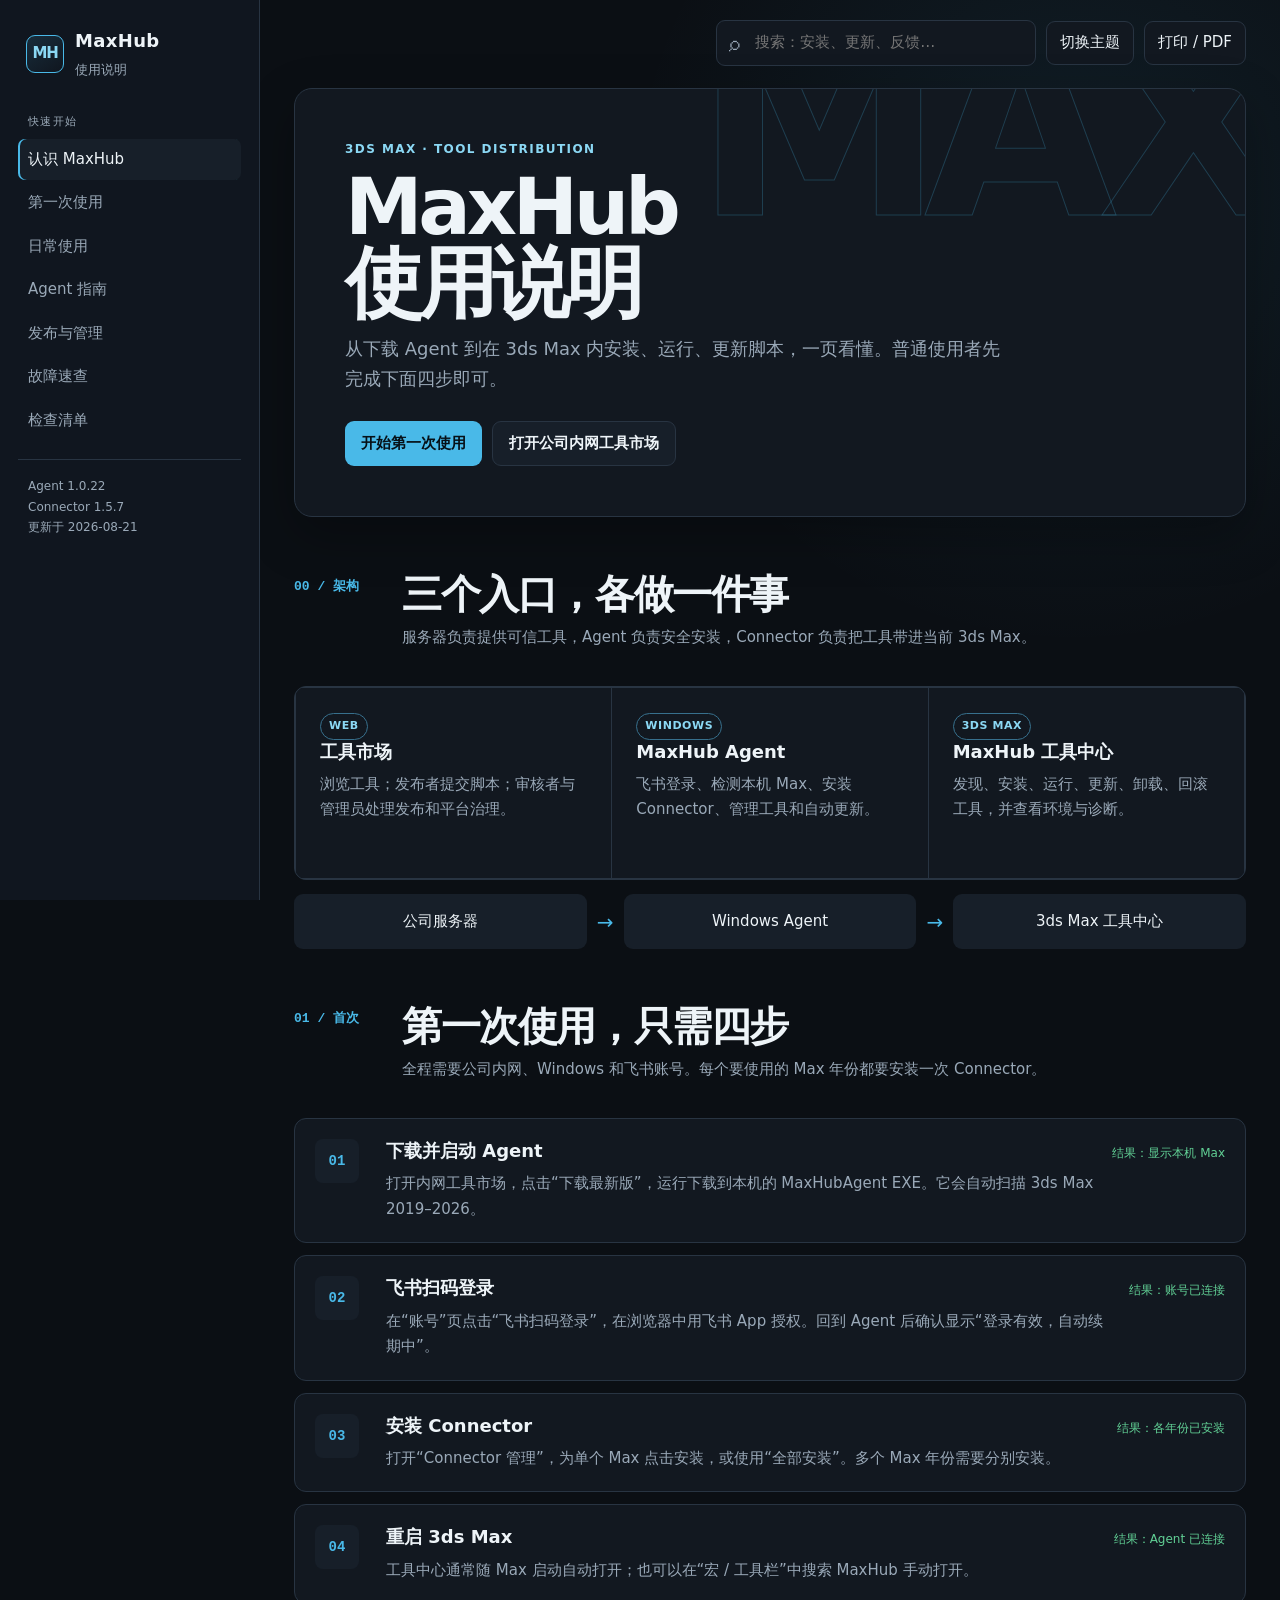
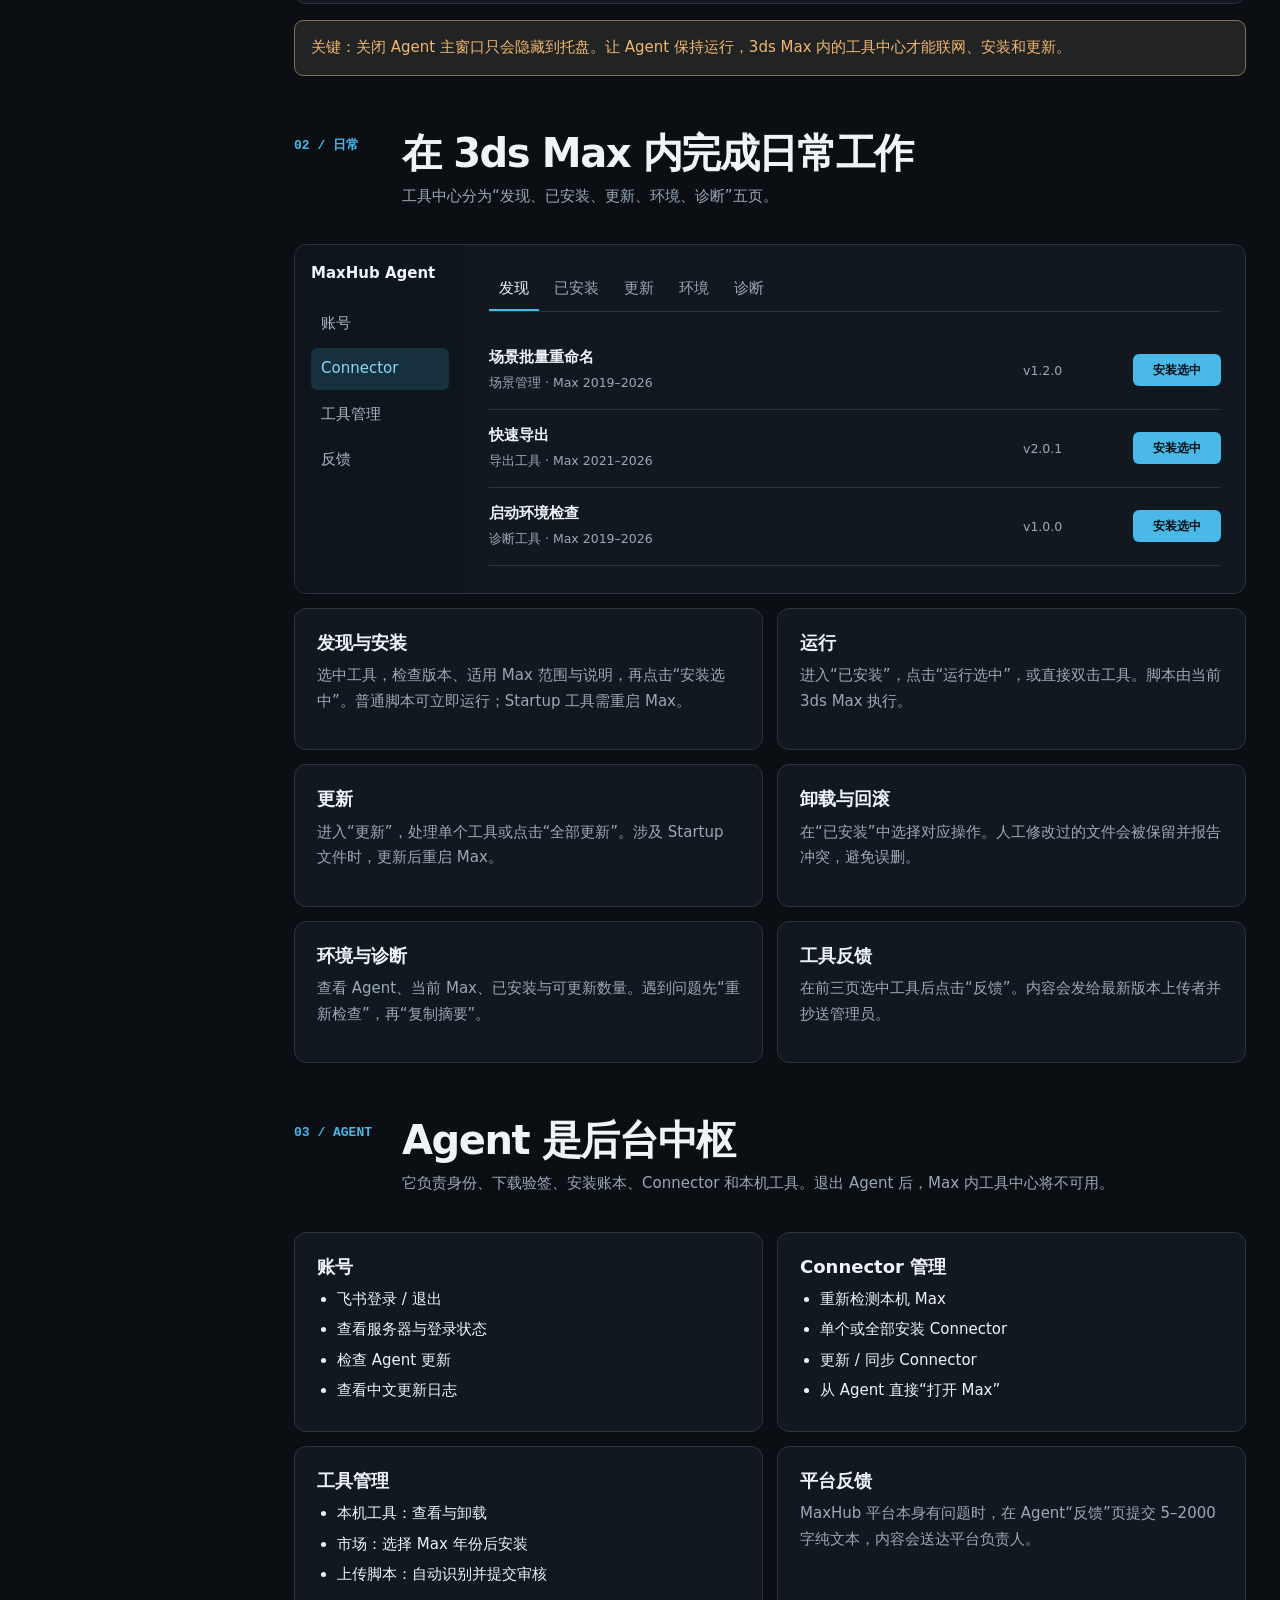
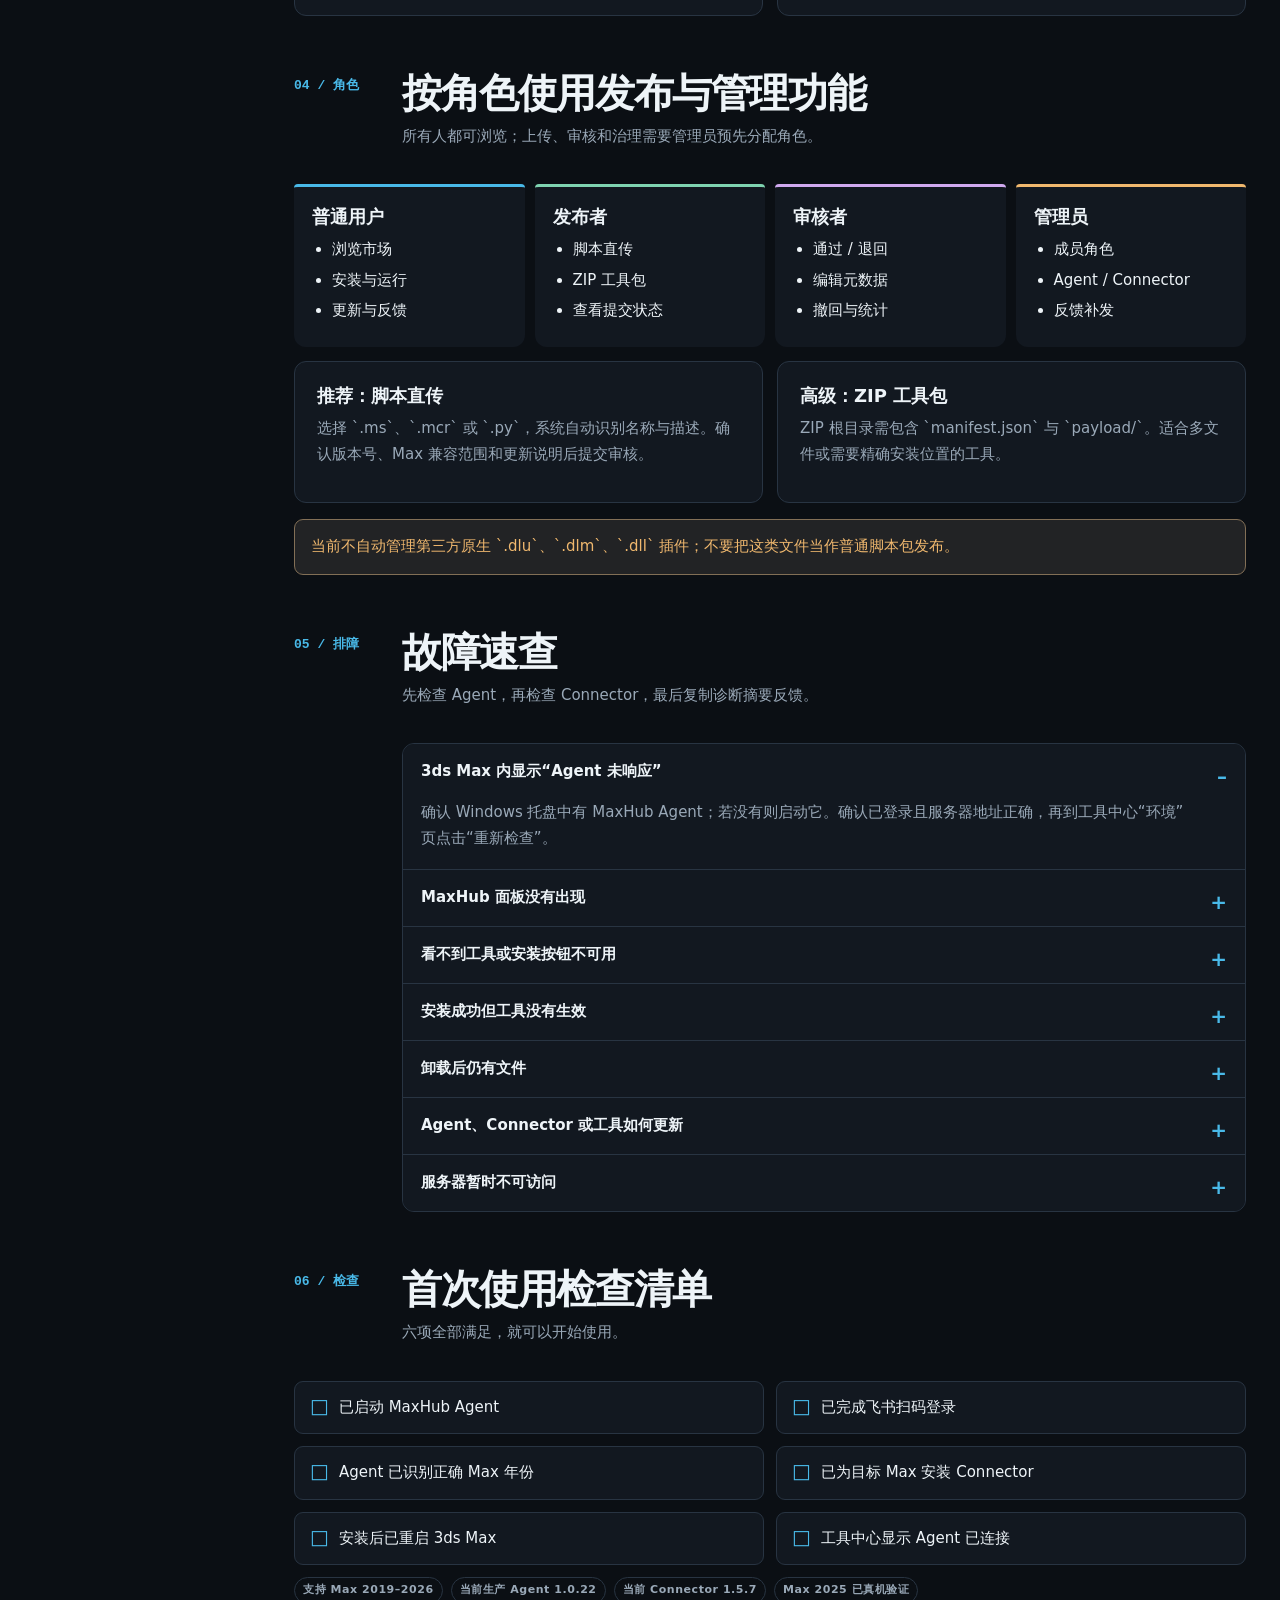
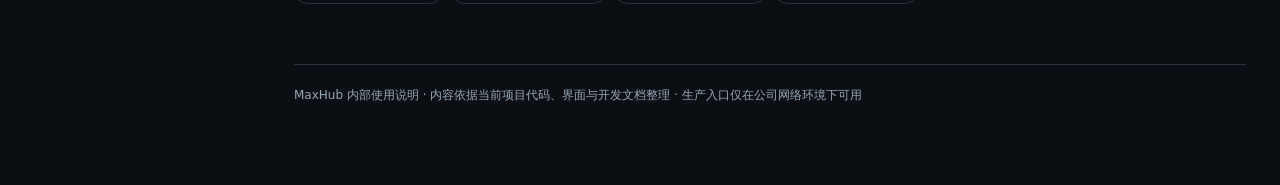
<file: docs/MaxHub-使用说明.html>
<!doctype html>
<html lang="zh-CN">
<head>
  <meta charset="utf-8">
  <meta name="viewport" content="width=device-width, initial-scale=1">
  <meta name="color-scheme" content="dark light">
  <title>MaxHub 使用说明</title>
  <style>
    :root {
      --bg: #0b0f14;
      --panel: #121820;
      --panel-2: #171f29;
      --ink: #eef4f8;
      --muted: #9aa9b8;
      --line: #283442;
      --accent: #49b9e8;
      --accent-2: #8bd8f4;
      --success: #61d095;
      --warn: #f0b86e;
      --danger: #ee7d7d;
      --shadow: 0 18px 50px rgba(0,0,0,.28);
      --radius: 12px;
      --sidebar: 260px;
    }
    :root[data-theme="light"] {
      --bg: #edf2f5;
      --panel: #ffffff;
      --panel-2: #f4f7f9;
      --ink: #15202a;
      --muted: #5e6d79;
      --line: #d8e0e5;
      --accent: #087fae;
      --accent-2: #005f87;
      --success: #167a4b;
      --warn: #9a5d08;
      --danger: #b73a3a;
      --shadow: 0 16px 40px rgba(38,58,72,.12);
    }
    * { box-sizing: border-box; }
    html { scroll-behavior: smooth; scroll-padding-top: 28px; }
    body {
      margin: 0;
      color: var(--ink);
      background:
        radial-gradient(circle at 84% 4%, rgba(73,185,232,.09), transparent 28rem),
        var(--bg);
      font: 15px/1.7 "Segoe UI", "Microsoft YaHei", system-ui, sans-serif;
    }
    button, input { font: inherit; }
    a { color: var(--accent-2); }
    .shell { display: grid; grid-template-columns: var(--sidebar) minmax(0,1fr); min-height: 100vh; }
    aside {
      position: sticky; top: 0; height: 100vh; overflow: auto;
      padding: 26px 18px 22px; background: color-mix(in srgb, var(--panel) 94%, transparent);
      border-right: 1px solid var(--line); z-index: 5;
    }
    .brand { display: flex; align-items: center; gap: 11px; padding: 0 8px 20px; }
    .brand-mark {
      width: 38px; height: 38px; display: grid; place-items: center; border: 1px solid var(--accent);
      color: var(--accent-2); font-weight: 800; letter-spacing: -.08em; border-radius: 9px;
      background: linear-gradient(145deg, rgba(73,185,232,.14), transparent);
    }
    .brand strong { display:block; font-size: 18px; letter-spacing: .02em; }
    .brand small { color: var(--muted); }
    .nav-label { padding: 11px 10px 5px; color: var(--muted); font-size: 11px; letter-spacing: .12em; }
    nav a {
      display: block; padding: 8px 10px; margin: 2px 0; border-radius: 7px;
      color: var(--muted); text-decoration: none; transition: .16s ease;
    }
    nav a:hover, nav a.active { color: var(--ink); background: var(--panel-2); }
    nav a.active { box-shadow: inset 2px 0 var(--accent); }
    .side-meta { border-top: 1px solid var(--line); margin-top: 18px; padding: 16px 10px 0; color: var(--muted); font-size: 12px; }
    main { min-width: 0; }
    .topbar {
      display:flex; gap: 10px; justify-content:flex-end; align-items:center;
      max-width: 1120px; margin:auto; padding: 20px 34px 0;
    }
    .search { position:relative; max-width: 320px; flex: 1; }
    .search input {
      width:100%; min-height: 42px; border:1px solid var(--line); border-radius: 9px;
      padding: 9px 13px 9px 38px; color:var(--ink); background:var(--panel);
    }
    .search::before { content:"⌕"; position:absolute; left:13px; top:6px; color:var(--muted); font-size:21px; }
    .action {
      min-height: 42px; padding: 8px 13px; border:1px solid var(--line); border-radius:9px;
      color:var(--ink); background:var(--panel); cursor:pointer;
    }
    .action:hover { border-color: var(--accent); }
    .content { max-width: 1120px; margin:auto; padding: 22px 34px 80px; }
    .hero {
      position: relative; overflow:hidden; min-height: 360px; display:grid; align-items:end;
      padding: 50px; border:1px solid var(--line); border-radius: 18px; background: var(--panel); box-shadow:var(--shadow);
    }
    .hero::after {
      content:"MAX"; position:absolute; right:-25px; top:-85px; color:transparent;
      -webkit-text-stroke: 1px color-mix(in srgb, var(--accent) 24%, transparent);
      font-weight:900; font-size:250px; line-height:1; letter-spacing:-.08em; pointer-events:none;
    }
    .eyebrow { color:var(--accent-2); font-weight:700; letter-spacing:.12em; font-size:12px; }
    h1 { margin: 10px 0 12px; font-size: clamp(42px, 7vw, 78px); line-height:.98; letter-spacing:-.055em; }
    .hero p { max-width: 670px; color:var(--muted); font-size:18px; margin:0 0 26px; }
    .hero-actions { display:flex; flex-wrap:wrap; gap:10px; }
    .primary-link, .secondary-link {
      display:inline-flex; align-items:center; min-height:44px; padding:9px 16px; border-radius:9px;
      text-decoration:none; font-weight:700;
    }
    .primary-link { background:var(--accent); color:#061017; }
    .secondary-link { border:1px solid var(--line); color:var(--ink); background:var(--panel-2); }
    section { margin-top: 54px; }
    .section-head { display:grid; grid-template-columns: 90px 1fr; gap: 18px; align-items:start; margin-bottom:22px; }
    .section-no { color:var(--accent); font: 700 13px/1.2 ui-monospace, Consolas, monospace; padding-top: 8px; }
    h2 { margin:0; font-size: clamp(27px, 4vw, 40px); line-height:1.15; letter-spacing:-.035em; }
    h3 { margin:0 0 8px; font-size:18px; line-height:1.35; }
    p { margin: 0 0 13px; }
    .lede { color:var(--muted); margin-top:8px; max-width:760px; }
    .route {
      display:grid; grid-template-columns:repeat(3,1fr); gap:1px; padding:1px; overflow:hidden;
      border:1px solid var(--line); border-radius:var(--radius); background:var(--line);
    }
    .route article { min-height:190px; padding:24px; background:var(--panel); }
    .route .tag, .pill {
      display:inline-block; padding:3px 8px; color:var(--accent-2); border:1px solid color-mix(in srgb, var(--accent) 45%, var(--line));
      border-radius:999px; font-size:11px; font-weight:700; letter-spacing:.05em;
    }
    .route p, .card p { color:var(--muted); }
    .flow { display:flex; align-items:stretch; gap:10px; margin-top:14px; }
    .flow .node { flex:1; padding:15px; background:var(--panel-2); border-radius:9px; text-align:center; }
    .flow .arrow { display:grid; place-items:center; color:var(--accent); font-size:20px; }
    .steps { counter-reset: step; display:grid; gap:12px; }
    .step {
      counter-increment:step; display:grid; grid-template-columns:54px 1fr auto; gap:17px; align-items:start;
      padding:20px; background:var(--panel); border:1px solid var(--line); border-radius:var(--radius);
    }
    .step::before {
      content:counter(step, decimal-leading-zero); display:grid; place-items:center; width:44px; height:44px;
      border-radius:8px; background:var(--panel-2); color:var(--accent); font:700 14px ui-monospace,Consolas,monospace;
    }
    .step p { color:var(--muted); margin:0; }
    .step .result { color:var(--success); font-size:12px; white-space:nowrap; padding-top:4px; }
    .grid { display:grid; grid-template-columns:repeat(2, minmax(0,1fr)); gap:14px; }
    .card { padding:22px; border:1px solid var(--line); border-radius:var(--radius); background:var(--panel); }
    .card ul, .role-card ul { margin:8px 0 0; padding-left:20px; }
    .card li, .role-card li { margin:5px 0; }
    .screen {
      display:grid; grid-template-columns: 170px 1fr; border:1px solid var(--line); border-radius:var(--radius);
      overflow:hidden; background:var(--panel); min-height:350px;
    }
    .screen-nav { padding:16px; background:#0e151c; color:#a9b7c4; }
    :root[data-theme="light"] .screen-nav { background:#e5ebef; color:#475863; }
    .screen-nav strong { display:block; color:var(--ink); margin-bottom:16px; }
    .screen-nav span { display:block; padding:8px 10px; margin-bottom:4px; border-radius:6px; }
    .screen-nav span:nth-child(3) { background:rgba(73,185,232,.16); color:var(--accent-2); }
    .screen-main { padding:24px; }
    .screen-tabs { display:flex; gap:5px; margin-bottom:20px; border-bottom:1px solid var(--line); }
    .screen-tabs span { padding:7px 10px; color:var(--muted); }
    .screen-tabs span:first-child { color:var(--ink); border-bottom:2px solid var(--accent); }
    .fake-row { display:grid; grid-template-columns:1fr 100px 88px; gap:10px; align-items:center; padding:13px 0; border-bottom:1px solid var(--line); }
    .fake-row small { color:var(--muted); }
    .fake-button { padding:6px 10px; border-radius:6px; text-align:center; color:#061017; background:var(--accent); font-weight:700; font-size:12px; }
    .notice { margin-top:16px; padding:14px 16px; border:1px solid color-mix(in srgb, var(--warn) 45%, var(--line)); border-radius:9px; color:var(--warn); background:color-mix(in srgb, var(--warn) 7%, var(--panel)); }
    .roles { display:grid; grid-template-columns:repeat(4,minmax(0,1fr)); gap:10px; }
    .role-card { padding:18px; border-top:3px solid var(--accent); background:var(--panel); border-radius:4px 4px var(--radius) var(--radius); }
    .role-card:nth-child(2) { border-color:#7fd3b0; }
    .role-card:nth-child(3) { border-color:#d0a9ef; }
    .role-card:nth-child(4) { border-color:#f0b86e; }
    .section-body { margin-left:108px; }
    .faq-list { overflow:hidden; border:1px solid var(--line); border-radius:var(--radius); background:var(--panel); }
    details { border-top:1px solid var(--line); background:var(--panel); }
    details:first-child { border-top:0; }
    summary { cursor:pointer; min-height:56px; padding:15px 18px; font-weight:700; list-style:none; }
    summary::after { content:"+"; float:right; color:var(--accent); font-size:20px; }
    summary:focus-visible { outline:2px solid var(--accent); outline-offset:-3px; }
    details[open] summary::after { content:"–"; }
    details > div { color:var(--muted); padding:0 48px 18px 18px; }
    .checklist { display:grid; grid-template-columns:repeat(2,minmax(0,1fr)); gap:12px; }
    .check { display:flex; gap:10px; padding:13px 15px; border:1px solid var(--line); border-radius:9px; background:var(--panel); }
    .check::before { content:"□"; color:var(--accent); font-size:20px; line-height:1.1; }
    .support { display:flex; flex-wrap:wrap; gap:8px; margin-top:12px; }
    .support .pill { color:var(--muted); border-color:var(--line); }
    .empty-search { display:none; margin:40px 0; padding:30px; text-align:center; color:var(--muted); border:1px dashed var(--line); border-radius:var(--radius); }
    footer { color:var(--muted); margin-top:60px; padding-top:20px; border-top:1px solid var(--line); font-size:12px; }
    @media (max-width: 900px) {
      .shell { grid-template-columns:1fr; }
      aside { position:relative; height:auto; border-right:0; border-bottom:1px solid var(--line); }
      aside nav, aside .nav-label, .side-meta { display:none; }
      .brand { padding-bottom:0; }
      .route, .roles { grid-template-columns:1fr 1fr; }
      .topbar, .content { padding-left:20px; padding-right:20px; }
    }
    @media (max-width: 640px) {
      .hero { padding:30px 24px; min-height:420px; }
      .hero::after { font-size:160px; top:-45px; }
      .route, .grid, .roles, .checklist { grid-template-columns:1fr; }
      .section-head { grid-template-columns:1fr; gap:5px; }
      .section-body { margin-left:0; }
      .step { grid-template-columns:46px 1fr; }
      .step .result { grid-column:2; }
      .flow { flex-direction:column; }
      .flow .arrow { transform:rotate(90deg); }
      .screen { grid-template-columns:1fr; }
      .screen-nav { display:none; }
      .fake-row { grid-template-columns:1fr 70px; }
      .fake-row small { display:none; }
      .topbar { flex-wrap:wrap; }
      .search { max-width:none; flex-basis:100%; }
    }
    @media (prefers-reduced-motion: reduce) { html { scroll-behavior:auto; } * { transition:none !important; } }
    @media print {
      :root { --bg:#fff; --panel:#fff; --panel-2:#f4f4f4; --ink:#111; --muted:#444; --line:#bbb; --accent:#087fae; --accent-2:#087fae; }
      aside, .topbar { display:none; }
      .shell { display:block; }
      .content { max-width:none; padding:0; }
      .hero { min-height:0; box-shadow:none; page-break-after:always; }
      section { break-inside:avoid; margin-top:34px; }
      details > div { display:block; }
    }
  </style>
</head>
<body>
  <div class="shell">
    <aside>
      <div class="brand"><div class="brand-mark">MH</div><div><strong>MaxHub</strong><small>使用说明</small></div></div>
      <div class="nav-label">快速开始</div>
      <nav>
        <a href="#overview">认识 MaxHub</a>
        <a href="#first-use">第一次使用</a>
        <a href="#daily">日常使用</a>
        <a href="#agent">Agent 指南</a>
        <a href="#publish">发布与管理</a>
        <a href="#troubleshoot">故障速查</a>
        <a href="#checklist">检查清单</a>
      </nav>
      <div class="side-meta">Agent 1.0.22<br>Connector 1.5.7<br>更新于 2026-08-21</div>
    </aside>

    <main>
      <div class="topbar">
        <label class="search"><input id="guide-search" type="search" placeholder="搜索：安装、更新、反馈…" aria-label="搜索说明"></label>
        <button class="action" id="theme-button" type="button">切换主题</button>
        <button class="action" type="button" onclick="window.print()">打印 / PDF</button>
      </div>

      <div class="content">
        <header class="hero searchable" id="overview">
          <div>
            <div class="eyebrow">3DS MAX · TOOL DISTRIBUTION</div>
            <h1>MaxHub<br>使用说明</h1>
            <p>从下载 Agent 到在 3ds Max 内安装、运行、更新脚本，一页看懂。普通使用者先完成下面四步即可。</p>
            <div class="hero-actions">
              <a class="primary-link" href="#first-use">开始第一次使用</a>
              <a class="secondary-link" href="http://10.2.13.8:5100/index.html">打开公司内网工具市场</a>
            </div>
          </div>
        </header>

        <section class="searchable">
          <div class="section-head"><div class="section-no">00 / 架构</div><div><h2>三个入口，各做一件事</h2><p class="lede">服务器负责提供可信工具，Agent 负责安全安装，Connector 负责把工具带进当前 3ds Max。</p></div></div>
          <div class="route">
            <article><span class="tag">WEB</span><h3>工具市场</h3><p>浏览工具；发布者提交脚本；审核者与管理员处理发布和平台治理。</p></article>
            <article><span class="tag">WINDOWS</span><h3>MaxHub Agent</h3><p>飞书登录、检测本机 Max、安装 Connector、管理工具和自动更新。</p></article>
            <article><span class="tag">3DS MAX</span><h3>MaxHub 工具中心</h3><p>发现、安装、运行、更新、卸载、回滚工具，并查看环境与诊断。</p></article>
          </div>
          <div class="flow" aria-label="MaxHub 工作流">
            <div class="node">公司服务器</div><div class="arrow">→</div><div class="node">Windows Agent</div><div class="arrow">→</div><div class="node">3ds Max 工具中心</div>
          </div>
        </section>

        <section class="searchable" id="first-use">
          <div class="section-head"><div class="section-no">01 / 首次</div><div><h2>第一次使用，只需四步</h2><p class="lede">全程需要公司内网、Windows 和飞书账号。每个要使用的 Max 年份都要安装一次 Connector。</p></div></div>
          <div class="steps">
            <article class="step"><div><h3>下载并启动 Agent</h3><p>打开内网工具市场，点击“下载最新版”，运行下载到本机的 MaxHubAgent EXE。它会自动扫描 3ds Max 2019–2026。</p></div><span class="result">结果：显示本机 Max</span></article>
            <article class="step"><div><h3>飞书扫码登录</h3><p>在“账号”页点击“飞书扫码登录”，在浏览器中用飞书 App 授权。回到 Agent 后确认显示“登录有效，自动续期中”。</p></div><span class="result">结果：账号已连接</span></article>
            <article class="step"><div><h3>安装 Connector</h3><p>打开“Connector 管理”，为单个 Max 点击安装，或使用“全部安装”。多个 Max 年份需要分别安装。</p></div><span class="result">结果：各年份已安装</span></article>
            <article class="step"><div><h3>重启 3ds Max</h3><p>工具中心通常随 Max 启动自动打开；也可以在“宏 / 工具栏”中搜索 MaxHub 手动打开。</p></div><span class="result">结果：Agent 已连接</span></article>
          </div>
          <div class="notice">关键：关闭 Agent 主窗口只会隐藏到托盘。让 Agent 保持运行，3ds Max 内的工具中心才能联网、安装和更新。</div>
        </section>

        <section class="searchable" id="daily">
          <div class="section-head"><div class="section-no">02 / 日常</div><div><h2>在 3ds Max 内完成日常工作</h2><p class="lede">工具中心分为“发现、已安装、更新、环境、诊断”五页。</p></div></div>
          <div class="screen" aria-label="MaxHub 工具中心示意">
            <div class="screen-nav"><strong>MaxHub Agent</strong><span>账号</span><span>Connector</span><span>工具管理</span><span>反馈</span></div>
            <div class="screen-main">
              <div class="screen-tabs"><span>发现</span><span>已安装</span><span>更新</span><span>环境</span><span>诊断</span></div>
              <div class="fake-row"><div><strong>场景批量重命名</strong><br><small>场景管理 · Max 2019–2026</small></div><small>v1.2.0</small><div class="fake-button">安装选中</div></div>
              <div class="fake-row"><div><strong>快速导出</strong><br><small>导出工具 · Max 2021–2026</small></div><small>v2.0.1</small><div class="fake-button">安装选中</div></div>
              <div class="fake-row"><div><strong>启动环境检查</strong><br><small>诊断工具 · Max 2019–2026</small></div><small>v1.0.0</small><div class="fake-button">安装选中</div></div>
            </div>
          </div>
          <div class="grid" style="margin-top:14px">
            <article class="card"><h3>发现与安装</h3><p>选中工具，检查版本、适用 Max 范围与说明，再点击“安装选中”。普通脚本可立即运行；Startup 工具需重启 Max。</p></article>
            <article class="card"><h3>运行</h3><p>进入“已安装”，点击“运行选中”，或直接双击工具。脚本由当前 3ds Max 执行。</p></article>
            <article class="card"><h3>更新</h3><p>进入“更新”，处理单个工具或点击“全部更新”。涉及 Startup 文件时，更新后重启 Max。</p></article>
            <article class="card"><h3>卸载与回滚</h3><p>在“已安装”中选择对应操作。人工修改过的文件会被保留并报告冲突，避免误删。</p></article>
            <article class="card"><h3>环境与诊断</h3><p>查看 Agent、当前 Max、已安装与可更新数量。遇到问题先“重新检查”，再“复制摘要”。</p></article>
            <article class="card"><h3>工具反馈</h3><p>在前三页选中工具后点击“反馈”。内容会发给最新版本上传者并抄送管理员。</p></article>
          </div>
        </section>

        <section class="searchable" id="agent">
          <div class="section-head"><div class="section-no">03 / AGENT</div><div><h2>Agent 是后台中枢</h2><p class="lede">它负责身份、下载验签、安装账本、Connector 和本机工具。退出 Agent 后，Max 内工具中心将不可用。</p></div></div>
          <div class="grid">
            <article class="card"><h3>账号</h3><ul><li>飞书登录 / 退出</li><li>查看服务器与登录状态</li><li>检查 Agent 更新</li><li>查看中文更新日志</li></ul></article>
            <article class="card"><h3>Connector 管理</h3><ul><li>重新检测本机 Max</li><li>单个或全部安装 Connector</li><li>更新 / 同步 Connector</li><li>从 Agent 直接“打开 Max”</li></ul></article>
            <article class="card"><h3>工具管理</h3><ul><li>本机工具：查看与卸载</li><li>市场：选择 Max 年份后安装</li><li>上传脚本：自动识别并提交审核</li></ul></article>
            <article class="card"><h3>平台反馈</h3><p>MaxHub 平台本身有问题时，在 Agent“反馈”页提交 5–2000 字纯文本，内容会送达平台负责人。</p></article>
          </div>
        </section>

        <section class="searchable" id="publish">
          <div class="section-head"><div class="section-no">04 / 角色</div><div><h2>按角色使用发布与管理功能</h2><p class="lede">所有人都可浏览；上传、审核和治理需要管理员预先分配角色。</p></div></div>
          <div class="roles">
            <article class="role-card"><h3>普通用户</h3><ul><li>浏览市场</li><li>安装与运行</li><li>更新与反馈</li></ul></article>
            <article class="role-card"><h3>发布者</h3><ul><li>脚本直传</li><li>ZIP 工具包</li><li>查看提交状态</li></ul></article>
            <article class="role-card"><h3>审核者</h3><ul><li>通过 / 退回</li><li>编辑元数据</li><li>撤回与统计</li></ul></article>
            <article class="role-card"><h3>管理员</h3><ul><li>成员角色</li><li>Agent / Connector</li><li>反馈补发</li></ul></article>
          </div>
          <div class="grid" style="margin-top:14px">
            <article class="card"><h3>推荐：脚本直传</h3><p>选择 `.ms`、`.mcr` 或 `.py`，系统自动识别名称与描述。确认版本号、Max 兼容范围和更新说明后提交审核。</p></article>
            <article class="card"><h3>高级：ZIP 工具包</h3><p>ZIP 根目录需包含 `manifest.json` 与 `payload/`。适合多文件或需要精确安装位置的工具。</p></article>
          </div>
          <div class="notice">当前不自动管理第三方原生 `.dlu`、`.dlm`、`.dll` 插件；不要把这类文件当作普通脚本包发布。</div>
        </section>

        <section class="searchable" id="troubleshoot">
          <div class="section-head"><div class="section-no">05 / 排障</div><div><h2>故障速查</h2><p class="lede">先检查 Agent，再检查 Connector，最后复制诊断摘要反馈。</p></div></div>
          <div class="section-body faq-list">
            <details open><summary>3ds Max 内显示“Agent 未响应”</summary><div>确认 Windows 托盘中有 MaxHub Agent；若没有则启动它。确认已登录且服务器地址正确，再到工具中心“环境”页点击“重新检查”。</div></details>
          <details><summary>MaxHub 面板没有出现</summary><div>确认对应 Max 年份已安装 Connector；安装或更新后重启 Max；在“宏 / 工具栏”中搜索 MaxHub。仍异常时复制“诊断”摘要并提交平台反馈。</div></details>
          <details><summary>看不到工具或安装按钮不可用</summary><div>确认 Agent 正在运行并已登录、公司服务器可访问、工具支持当前 Max 年份，然后刷新列表。</div></details>
          <details><summary>安装成功但工具没有生效</summary><div>普通脚本到“已安装”页双击运行；Startup 工具需重启 Max；MacroScript 请在 Max 的宏或自定义工具栏中寻找入口。</div></details>
          <details><summary>卸载后仍有文件</summary><div>文件很可能在安装后被人工修改。MaxHub 会保留它并报告冲突，不会强制删除；确认用途后再人工处理。</div></details>
          <details><summary>Agent、Connector 或工具如何更新</summary><div>Agent：账号页“检查更新”；Connector：Connector 管理页更新或同步后重启 Max；工具：Max 工具中心“更新”页。</div></details>
            <details><summary>服务器暂时不可访问</summary><div>Agent 1.0.22 仍可启动并保留凭据，但登录、市场、安装和反馈等联网功能暂不可用。服务器恢复后重新检查或重启 Agent。</div></details>
          </div>
        </section>

        <section class="searchable" id="checklist">
          <div class="section-head"><div class="section-no">06 / 检查</div><div><h2>首次使用检查清单</h2><p class="lede">六项全部满足，就可以开始使用。</p></div></div>
          <div class="checklist">
            <div class="check">已启动 MaxHub Agent</div><div class="check">已完成飞书扫码登录</div>
            <div class="check">Agent 已识别正确 Max 年份</div><div class="check">已为目标 Max 安装 Connector</div>
            <div class="check">安装后已重启 3ds Max</div><div class="check">工具中心显示 Agent 已连接</div>
          </div>
          <div class="support"><span class="pill">支持 Max 2019–2026</span><span class="pill">当前生产 Agent 1.0.22</span><span class="pill">当前 Connector 1.5.7</span><span class="pill">Max 2025 已真机验证</span></div>
        </section>

        <div class="empty-search" id="empty-search">没有找到相关内容。可尝试“安装”“Agent”“反馈”或“更新”。</div>
        <footer>MaxHub 内部使用说明 · 内容依据当前项目代码、界面与开发文档整理 · 生产入口仅在公司网络环境下可用</footer>
      </div>
    </main>
  </div>
  <script>
    const root = document.documentElement;
    const themeButton = document.getElementById('theme-button');
    const savedTheme = localStorage.getItem('maxhub-guide-theme');
    if (savedTheme) root.dataset.theme = savedTheme;
    themeButton.addEventListener('click', () => {
      const next = root.dataset.theme === 'light' ? 'dark' : 'light';
      root.dataset.theme = next;
      localStorage.setItem('maxhub-guide-theme', next);
    });

    const sections = [...document.querySelectorAll('.searchable')];
    const empty = document.getElementById('empty-search');
    document.getElementById('guide-search').addEventListener('input', event => {
      const query = event.target.value.trim().toLocaleLowerCase('zh-CN');
      let visible = 0;
      sections.forEach(section => {
        const match = !query || section.textContent.toLocaleLowerCase('zh-CN').includes(query);
        section.hidden = !match;
        if (match) visible += 1;
      });
      empty.style.display = visible ? 'none' : 'block';
    });

    const navLinks = [...document.querySelectorAll('nav a')];
    const observed = navLinks.map(link => document.querySelector(link.hash)).filter(Boolean);
    let navFrame = 0;
    const updateActiveNav = () => {
      navFrame = 0;
      const marker = window.scrollY + window.innerHeight * .32;
      const current = observed.reduce((active, section) => section.offsetTop <= marker ? section : active, observed[0]);
      navLinks.forEach(link => link.classList.toggle('active', Boolean(current) && link.hash === '#' + current.id));
    };
    window.addEventListener('scroll', () => {
      if (!navFrame) navFrame = requestAnimationFrame(updateActiveNav);
    }, { passive:true });
    window.addEventListener('resize', updateActiveNav);
    updateActiveNav();
  </script>
</body>
</html>
</file>
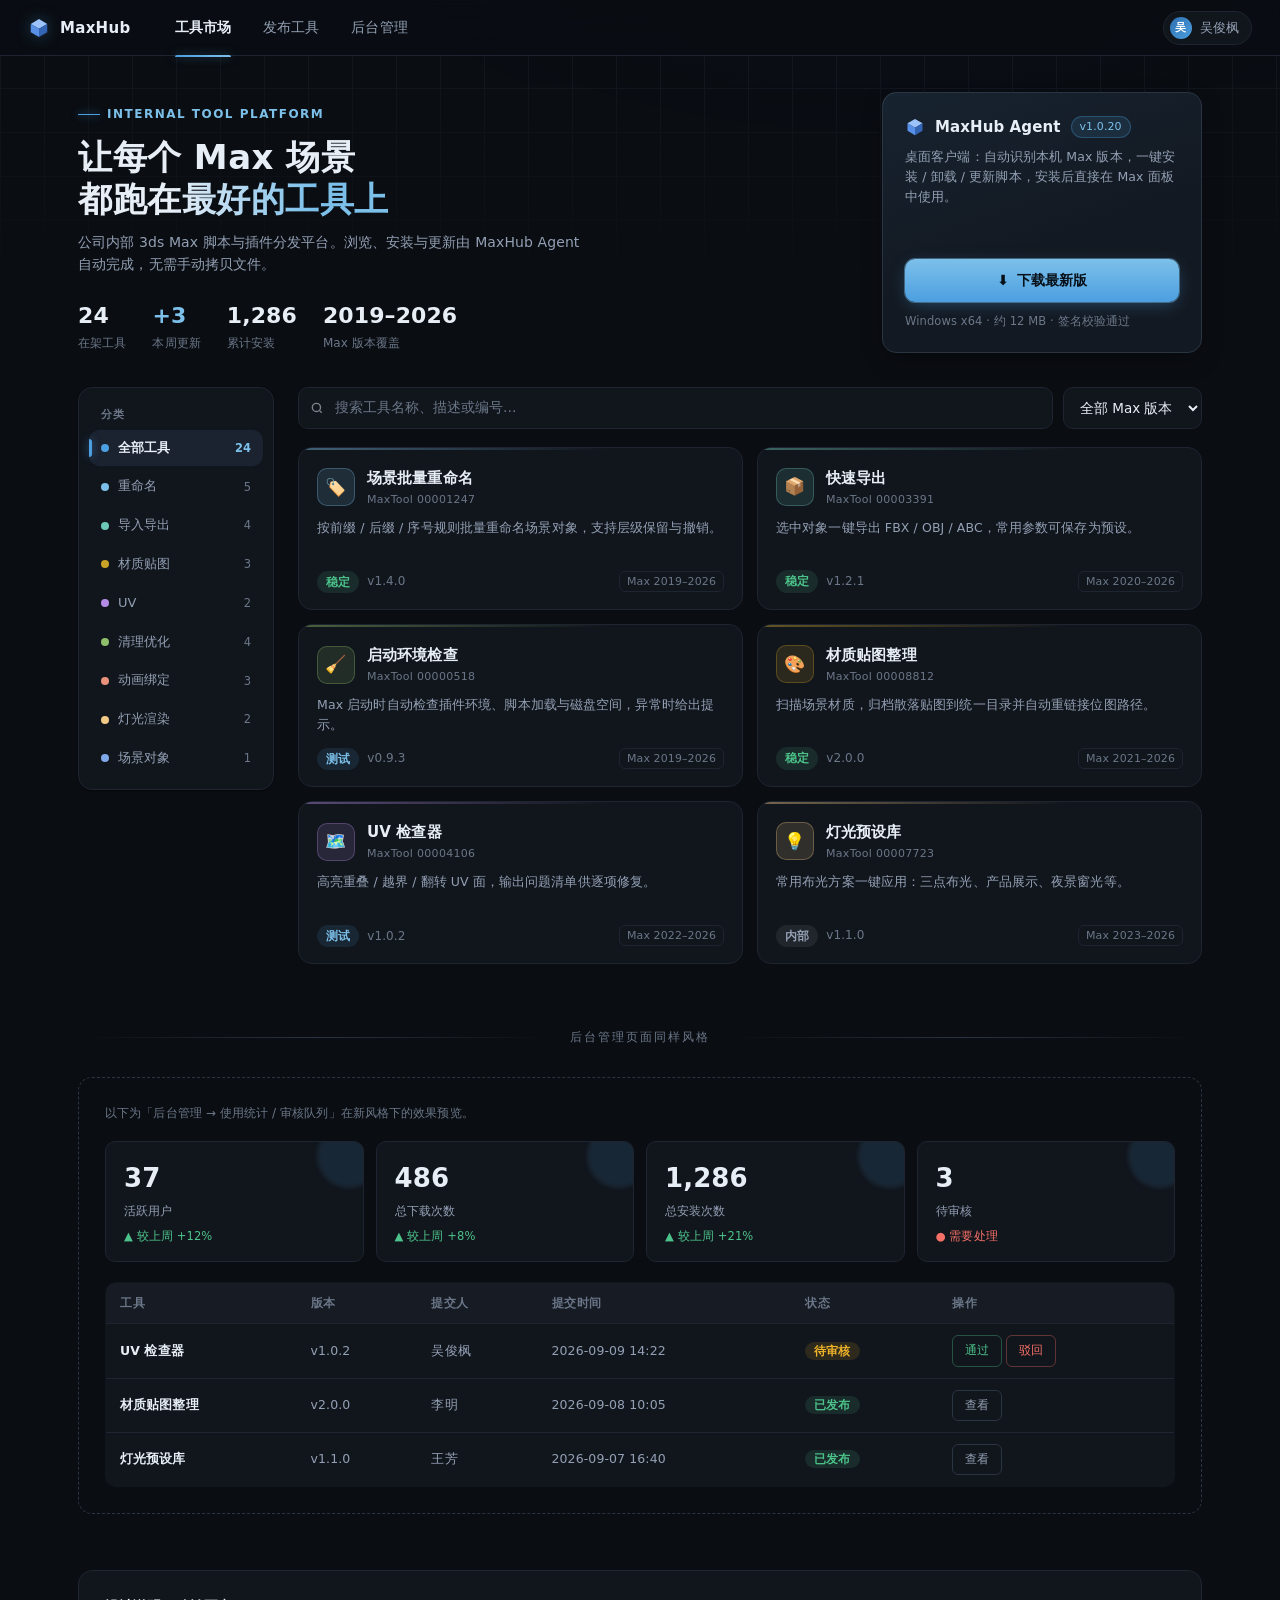
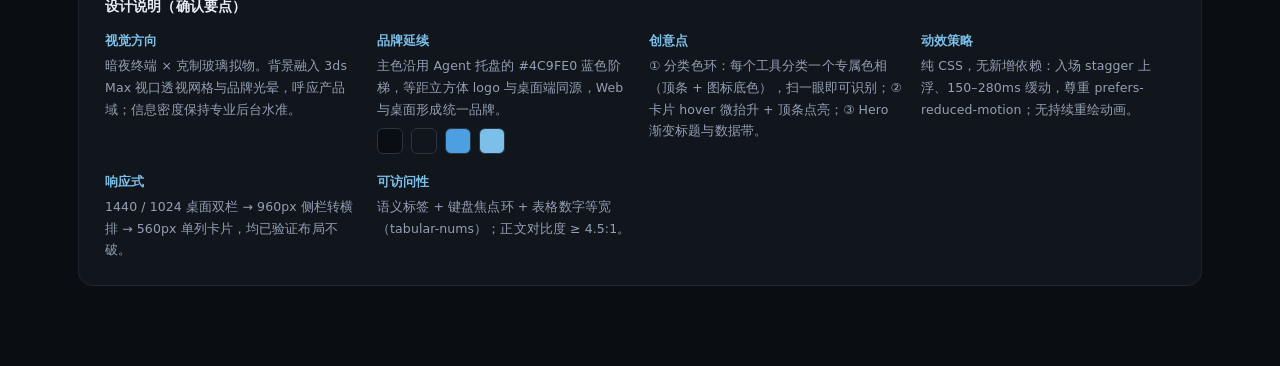
<file: docs/ui-redesign-preview.html>
<!DOCTYPE html>
<html lang="zh-CN">
<head>
<meta charset="utf-8">
<meta name="viewport" content="width=device-width, initial-scale=1">
<title>MaxHub 前端改版 · 静态展示案例</title>
<style>
/* ============================================================
   MaxHub UI Redesign Preview — 静态展示（零依赖，mock 数据）
   风格原型：暗夜终端 × 克制玻璃拟物
   品牌母题：3ds Max 视口（透视网格 + 等距立方体）
   ============================================================ */
:root {
  color-scheme: dark;
  /* ---- 背景层 ---- */
  --bg: #0A0D12;
  --bg-glow: rgba(76, 159, 224, .07);
  --surface: #11151C;
  --surface-2: #161B24;
  --surface-3: #1B2230;
  --border: #1E2530;
  --border-strong: #2A3442;
  /* ---- 文字 ---- */
  --text-1: #E8EEF6;
  --text-2: #93A0B4;
  --text-3: #6B7788;
  /* ---- 品牌色（延续托盘 Agent #4C9FE0） ---- */
  --accent: #4C9FE0;
  --accent-bright: #7CC0EA;
  --accent-deep: #2E6FB0;
  --accent-soft: rgba(76, 159, 224, .13);
  /* ---- 反馈色 ---- */
  --ok: #4CC38A; --ok-soft: rgba(76,195,138,.13);
  --warn: #F0B429; --warn-soft: rgba(240,180,41,.13);
  --danger: #F47067; --danger-soft: rgba(244,112,103,.13);
  /* ---- 分类色环（创意点：每个分类一个色相） ---- */
  --cat-rename: #7CC0EA;
  --cat-io: #6EC8B8;
  --cat-mat: #C9A227;
  --cat-uv: #B48CE8;
  --cat-clean: #8FBF6A;
  --cat-anim: #E8927C;
  --cat-light: #F0C987;
  --cat-scene: #7FA8E8;
  /* ---- 几何 ---- */
  --radius-s: 6px; --radius-m: 10px; --radius-l: 14px;
  --shadow-rest: 0 1px 2px rgba(0,0,0,.4);
  --shadow-lift: 0 8px 24px -8px rgba(0,0,0,.55);
  --focus-ring: 0 0 0 3px rgba(76,159,224,.28);
  --t-fast: 150ms cubic-bezier(.16,1,.3,1);
  --t-med: 280ms cubic-bezier(.16,1,.3,1);
}
* { box-sizing: border-box; margin: 0; }
html { scroll-behavior: smooth; }
body {
  background: var(--bg);
  color: var(--text-1);
  font: 13.5px/1.6 "Segoe UI", "Microsoft YaHei UI", system-ui, sans-serif;
  letter-spacing: .1px;
  -webkit-font-smoothing: antialiased;
}
/* 顶部品牌光晕 + 视口网格（创意母题，纯 CSS） */
body::before {
  content: ""; position: fixed; inset: 0; z-index: -1; pointer-events: none;
  background:
    radial-gradient(900px 380px at 70% -80px, var(--bg-glow), transparent 65%),
    linear-gradient(var(--border) 1px, transparent 1px),
    linear-gradient(90deg, var(--border) 1px, transparent 1px);
  background-size: auto, 44px 44px, 44px 44px;
  opacity: .5;
  mask-image: linear-gradient(#000 0%, transparent 340px);
  -webkit-mask-image: linear-gradient(#000 0%, transparent 340px);
}
:focus-visible { outline: 2px solid var(--accent); outline-offset: 2px; border-radius: 4px; }
::-webkit-scrollbar { width: 10px; height: 10px; }
::-webkit-scrollbar-thumb { background: var(--border-strong); border-radius: 6px; }
::-webkit-scrollbar-thumb:hover { background: #3A4656; }

/* ================= 导航 ================= */
.nav {
  position: sticky; top: 0; z-index: 100; height: 56px;
  display: flex; align-items: center; gap: 4px; padding: 0 28px;
  background: rgba(10,13,18,.78);
  backdrop-filter: blur(14px); -webkit-backdrop-filter: blur(14px);
  border-bottom: 1px solid var(--border);
}
.brand { display: flex; align-items: center; gap: 10px; margin-right: 26px; text-decoration: none; color: var(--text-1); font-weight: 700; font-size: 15px; letter-spacing: .3px; }
.brand .cube { display: block; filter: drop-shadow(0 0 8px rgba(76,159,224,.35)); }
.nav a.tab {
  color: var(--text-2); text-decoration: none; padding: 0 14px; height: 56px;
  display: inline-flex; align-items: center; position: relative; transition: color var(--t-fast);
}
.nav a.tab:hover { color: var(--text-1); }
.nav a.tab.active { color: var(--text-1); font-weight: 600; }
.nav a.tab.active::after {
  content: ""; position: absolute; left: 14px; right: 14px; bottom: -1px; height: 2px;
  background: linear-gradient(90deg, var(--accent), var(--accent-bright));
  border-radius: 2px 2px 0 0;
  box-shadow: 0 0 10px rgba(76,159,224,.5);
}
.nav .spacer { flex: 1; }
.user-chip {
  display: inline-flex; align-items: center; gap: 8px; padding: 5px 12px 5px 6px;
  background: var(--surface); border: 1px solid var(--border); border-radius: 999px;
  color: var(--text-2); font-size: 12.5px;
}
.user-chip .avatar {
  width: 22px; height: 22px; border-radius: 50%;
  background: linear-gradient(135deg, var(--accent-deep), var(--accent));
  display: inline-flex; align-items: center; justify-content: center;
  color: #fff; font-size: 11px; font-weight: 700;
}

/* ================= 主容器 ================= */
main { max-width: 1180px; margin: 0 auto; padding: 36px 28px 80px; }

/* ================= Hero ================= */
.hero {
  display: flex; gap: 28px; align-items: stretch; margin-bottom: 34px;
  animation: rise .5s var(--t-med) both;
}
.hero-text { flex: 1; min-width: 0; padding-top: 8px; }
.hero-eyebrow {
  display: inline-flex; align-items: center; gap: 7px;
  color: var(--accent-bright); font-size: 12px; font-weight: 600; letter-spacing: 1.5px;
  margin-bottom: 12px;
}
.hero-eyebrow::before { content: ""; width: 22px; height: 1.5px; background: var(--accent); box-shadow: 0 0 8px var(--accent); }
h1.title { font-size: clamp(26px, 3.4vw, 34px); font-weight: 800; letter-spacing: .5px; line-height: 1.25; }
h1.title .grad {
  background: linear-gradient(92deg, #E8EEF6 30%, var(--accent-bright) 75%);
  -webkit-background-clip: text; background-clip: text; color: transparent;
}
p.subtitle { color: var(--text-2); margin-top: 10px; max-width: 520px; font-size: 14px; }
.hero-stats { display: flex; gap: 26px; margin-top: 22px; flex-wrap: wrap; }
.hstat { display: flex; flex-direction: column; }
.hstat .num { font-size: 22px; font-weight: 800; font-variant-numeric: tabular-nums; color: var(--text-1); }
.hstat .num em { font-style: normal; color: var(--accent-bright); }
.hstat .label { color: var(--text-3); font-size: 12px; margin-top: 1px; }

/* Agent 下载卡（玻璃拟物） */
.agent-card {
  flex-shrink: 0; width: 320px; position: relative; overflow: hidden;
  background: linear-gradient(160deg, rgba(76,159,224,.10), rgba(76,159,224,.03) 55%), var(--surface);
  border: 1px solid var(--border-strong); border-radius: var(--radius-l);
  padding: 22px; display: flex; flex-direction: column;
  box-shadow: var(--shadow-lift);
}
.agent-card::before {
  content: ""; position: absolute; inset: -1px; border-radius: inherit; pointer-events: none;
  background: linear-gradient(140deg, rgba(124,192,234,.35), transparent 38%);
  -webkit-mask: linear-gradient(#000, #000) content-box, linear-gradient(#000, #000);
  mask: linear-gradient(#000, #000) content-box, linear-gradient(#000, #000);
  -webkit-mask-composite: xor; mask-composite: exclude; padding: 1px;
}
.agent-card .head { display: flex; align-items: center; gap: 10px; margin-bottom: 8px; }
.agent-card .head h2 { font-size: 15px; font-weight: 700; }
.agent-card .head .ver {
  font-size: 11px; color: var(--accent-bright); background: var(--accent-soft);
  border: 1px solid rgba(76,159,224,.3); padding: 1px 8px; border-radius: 999px;
  font-variant-numeric: tabular-nums;
}
.agent-card p { color: var(--text-2); font-size: 12.5px; flex: 1; }
.btn-primary {
  display: inline-flex; align-items: center; justify-content: center; gap: 8px;
  background: linear-gradient(180deg, var(--accent-bright), var(--accent));
  color: #071018; font: inherit; font-weight: 700; border: 0; border-radius: var(--radius-m);
  padding: 10px 18px; cursor: pointer; margin-top: 14px;
  box-shadow: 0 0 0 1px rgba(124,192,234,.4), 0 4px 18px -4px rgba(76,159,224,.45);
  transition: transform var(--t-fast), box-shadow var(--t-fast), filter var(--t-fast);
}
.btn-primary:hover { filter: brightness(1.06); box-shadow: 0 0 0 1px rgba(124,192,234,.6), 0 6px 24px -4px rgba(76,159,224,.55); transform: translateY(-1px); }
.btn-primary:active { transform: translateY(0); }
.btn-primary .dl-ico { font-size: 14px; }
.agent-card .foot { color: var(--text-3); font-size: 11.5px; margin-top: 10px; }

/* ================= 布局：侧栏 + 内容 ================= */
.side-layout { display: flex; gap: 24px; align-items: flex-start; }
.side-nav {
  width: 196px; flex-shrink: 0; position: sticky; top: 80px;
  background: var(--surface); border: 1px solid var(--border); border-radius: var(--radius-l);
  padding: 10px; box-shadow: var(--shadow-rest);
  animation: rise .5s .08s var(--t-med) both;
}
.side-nav .side-head { color: var(--text-3); font-size: 11px; font-weight: 600; letter-spacing: 1.2px; padding: 8px 12px 6px; }
.side-item {
  display: flex; align-items: center; gap: 9px; width: 100%; text-align: left;
  background: transparent; color: var(--text-2); border: 0; border-radius: var(--radius-m);
  padding: 8px 12px; margin-bottom: 2px; font: inherit; font-size: 13px; cursor: pointer;
  transition: background-color var(--t-fast), color var(--t-fast);
}
.side-item:hover { color: var(--text-1); background: var(--surface-2); }
.side-item.active { color: var(--text-1); background: var(--surface-3); font-weight: 600; }
.side-item.active::before {
  content: ""; position: absolute; left: 0; width: 3px; height: 18px; border-radius: 0 3px 3px 0;
  background: var(--accent); box-shadow: 0 0 8px rgba(76,159,224,.6);
}
.side-item { position: relative; }
.side-item .dot { width: 8px; height: 8px; border-radius: 50%; flex-shrink: 0; }
.side-item .count { margin-left: auto; color: var(--text-3); font-size: 11.5px; font-variant-numeric: tabular-nums; }
.side-item.active .count { color: var(--accent-bright); }

.side-content { flex: 1; min-width: 0; }

/* ================= 工具条 ================= */
.market-toolbar { display: flex; gap: 10px; margin-bottom: 18px; animation: rise .5s .12s var(--t-med) both; }
.search-box { flex: 1; position: relative; }
.search-box svg { position: absolute; left: 12px; top: 50%; transform: translateY(-50%); opacity: .5; }
input[type=search], select {
  font: inherit; background: var(--surface); color: var(--text-1);
  border: 1px solid var(--border); border-radius: var(--radius-m); padding: 9px 12px;
  transition: border-color var(--t-fast), box-shadow var(--t-fast);
}
input[type=search] { width: 100%; padding-left: 36px; }
input[type=search]:focus, select:focus { outline: none; border-color: var(--accent); box-shadow: var(--focus-ring); }
input::placeholder { color: var(--text-3); }
select { cursor: pointer; }
select option { background: var(--surface); }

/* ================= 工具卡片 ================= */
.tools-grid { display: grid; grid-template-columns: repeat(auto-fill, minmax(300px, 1fr)); gap: 14px; }
.tool-card {
  position: relative; overflow: hidden;
  background: var(--surface); border: 1px solid var(--border); border-radius: var(--radius-l);
  padding: 18px 18px 16px; cursor: pointer;
  transition: transform var(--t-med), border-color var(--t-fast), box-shadow var(--t-med), background-color var(--t-fast);
  animation: rise .5s var(--t-med) both;
}
.tool-card:nth-child(1) { animation-delay: .16s; } .tool-card:nth-child(2) { animation-delay: .20s; }
.tool-card:nth-child(3) { animation-delay: .24s; } .tool-card:nth-child(4) { animation-delay: .28s; }
.tool-card:nth-child(5) { animation-delay: .32s; } .tool-card:nth-child(6) { animation-delay: .36s; }
.tool-card:hover { transform: translateY(-3px); border-color: var(--border-strong); box-shadow: var(--shadow-lift); background: var(--surface-2); }
/* 分类色顶条：hover 时点亮 */
.tool-card::before {
  content: ""; position: absolute; top: 0; left: 0; right: 0; height: 2px;
  background: linear-gradient(90deg, var(--cat, var(--accent)), transparent 70%);
  opacity: .45; transition: opacity var(--t-fast);
}
.tool-card:hover::before { opacity: 1; }
.tool-card .t-head { display: flex; align-items: center; gap: 12px; margin-bottom: 10px; }
.tool-card .t-ico {
  width: 38px; height: 38px; flex-shrink: 0; border-radius: var(--radius-m);
  background: color-mix(in srgb, var(--cat, var(--accent)) 14%, transparent);
  border: 1px solid color-mix(in srgb, var(--cat, var(--accent)) 30%, transparent);
  display: inline-flex; align-items: center; justify-content: center;
  font-size: 17px;
}
.tool-card .name { font-size: 15px; font-weight: 700; color: var(--text-1); }
.tool-card .meta { color: var(--text-3); font-size: 11px; margin-top: 1px; font-variant-numeric: tabular-nums; letter-spacing: .3px; }
.tool-card .desc {
  color: var(--text-2); font-size: 12.5px; min-height: 40px; margin-bottom: 12px;
  display: -webkit-box; -webkit-line-clamp: 2; -webkit-box-orient: vertical; overflow: hidden;
}
.tool-card .foot { display: flex; align-items: center; gap: 8px; flex-wrap: wrap; }
.badge { padding: 2px 9px; border-radius: 999px; font-size: 11.5px; font-weight: 600; }
.badge.stable { background: var(--ok-soft); color: var(--ok); }
.badge.beta { background: var(--accent-soft); color: var(--accent-bright); }
.badge.internal { background: rgba(139,148,158,.13); color: var(--text-2); }
.tool-card .ver { color: var(--text-3); font-size: 12px; font-variant-numeric: tabular-nums; }
.tool-card .compat {
  margin-left: auto; color: var(--text-3); font-size: 11px;
  border: 1px solid var(--border); border-radius: var(--radius-s); padding: 1px 7px;
  font-variant-numeric: tabular-nums;
}
.tool-card:hover .compat { border-color: var(--border-strong); color: var(--text-2); }

/* ================= 后台管理预览 ================= */
.section-gap { height: 64px; }
.preview-divider { display: flex; align-items: center; gap: 16px; margin: 0 0 30px; color: var(--text-3); font-size: 12px; letter-spacing: 2px; }
.preview-divider::before, .preview-divider::after { content: ""; flex: 1; height: 1px; background: linear-gradient(90deg, transparent, var(--border-strong), transparent); }
.admin-wrap { border: 1px dashed var(--border-strong); border-radius: var(--radius-l); padding: 26px; }
.admin-wrap > .cap { color: var(--text-3); font-size: 12px; margin-bottom: 18px; }
.stat-cards { display: grid; grid-template-columns: repeat(auto-fit, minmax(170px, 1fr)); gap: 12px; margin-bottom: 20px; }
.stat-card {
  position: relative; overflow: hidden;
  background: var(--surface); border: 1px solid var(--border); border-radius: var(--radius-m);
  padding: 16px 18px;
}
.stat-card::after {
  content: ""; position: absolute; right: -18px; top: -18px; width: 64px; height: 64px; border-radius: 50%;
  background: var(--accent-soft); filter: blur(2px);
}
.stat-card .num { font-size: 26px; font-weight: 800; font-variant-numeric: tabular-nums; }
.stat-card .label { color: var(--text-2); font-size: 12px; margin-top: 2px; }
.stat-card .trend { font-size: 11.5px; margin-top: 6px; color: var(--ok); }
.stat-card .trend.down { color: var(--danger); }

.table-scroll { overflow-x: auto; border-radius: var(--radius-m); }
table { width: 100%; border-collapse: collapse; background: var(--surface); border: 1px solid var(--border); border-radius: var(--radius-m); overflow: hidden; }
th, td { padding: 11px 14px; text-align: left; border-bottom: 1px solid var(--border); font-size: 12.5px; white-space: nowrap; }
th { color: var(--text-3); font-weight: 600; background: var(--surface-2); font-size: 11.5px; letter-spacing: .5px; }
tr:last-child td { border-bottom: 0; }
tbody tr { transition: background-color var(--t-fast); }
tbody tr:hover td { background: var(--surface-2); }
td { font-variant-numeric: tabular-nums; color: var(--text-2); }
td .t-name { color: var(--text-1); font-weight: 600; }
.badge.PendingReview { background: var(--warn-soft); color: var(--warn); }
.badge.Published { background: var(--ok-soft); color: var(--ok); }
.btn-outline {
  background: transparent; color: var(--text-2); border: 1px solid var(--border-strong);
  border-radius: var(--radius-s); padding: 5px 12px; font: inherit; font-size: 12px; cursor: pointer;
  transition: color var(--t-fast), border-color var(--t-fast), background-color var(--t-fast);
}
.btn-outline:hover { color: var(--text-1); border-color: #3A4656; background: var(--surface-2); }
.btn-ghost-ok { color: var(--ok); border-color: rgba(76,195,138,.35); }
.btn-ghost-ok:hover { background: var(--ok-soft); color: var(--ok); border-color: rgba(76,195,138,.55); }
.btn-ghost-danger { color: var(--danger); border-color: rgba(244,112,103,.35); }
.btn-ghost-danger:hover { background: var(--danger-soft); border-color: rgba(244,112,103,.55); }

/* ================= 设计说明 ================= */
.design-notes {
  margin-top: 56px; background: var(--surface); border: 1px solid var(--border);
  border-radius: var(--radius-l); padding: 24px 26px;
}
.design-notes h3 { font-size: 14px; margin-bottom: 14px; color: var(--text-1); }
.design-notes .grid { display: grid; grid-template-columns: repeat(auto-fit, minmax(240px, 1fr)); gap: 18px; }
.design-notes .note b { display: block; font-size: 12.5px; color: var(--accent-bright); margin-bottom: 4px; }
.design-notes .note span { color: var(--text-2); font-size: 12.5px; }
.swatches { display: flex; gap: 8px; margin-top: 8px; }
.swatch { width: 26px; height: 26px; border-radius: var(--radius-s); border: 1px solid var(--border-strong); }

/* ================= 动效 ================= */
@keyframes rise { from { opacity: 0; transform: translateY(10px); } to { opacity: 1; transform: none; } }
@media (prefers-reduced-motion: reduce) {
  *, *::before, *::after { animation: none !important; transition: none !important; }
  html { scroll-behavior: auto; }
}

/* ================= 响应式 ================= */
@media (max-width: 960px) {
  .hero { flex-direction: column; }
  .agent-card { width: 100%; }
  .side-layout { flex-direction: column; }
  .side-nav { width: 100%; position: static; display: flex; flex-wrap: wrap; gap: 4px; }
  .side-nav .side-head { width: 100%; }
  .side-item { width: auto; }
  .side-item.active::before { display: none; }
}
@media (max-width: 560px) {
  main { padding: 24px 16px 60px; }
  .nav { padding: 0 16px; }
  .nav a.tab { padding: 0 8px; }
  .tools-grid { grid-template-columns: 1fr; }
}
</style>
</head>
<body>

<nav class="nav">
  <a class="brand" href="#">
    <!-- 等距立方体：与 Agent 图标同源的品牌母题 -->
    <svg class="cube" width="22" height="22" viewBox="0 0 32 32" aria-hidden="true">
      <polygon points="16,3 28,10 16,17 4,10" fill="#9CC4FA"/>
      <polygon points="4,10 16,17 16,29 4,22" fill="#5890E8"/>
      <polygon points="28,10 16,17 16,29 28,22" fill="#3464B4"/>
    </svg>
    MaxHub
  </a>
  <a class="tab active" href="#">工具市场</a>
  <a class="tab" href="#">发布工具</a>
  <a class="tab" href="#">后台管理</a>
  <span class="spacer"></span>
  <span class="user-chip"><span class="avatar">吴</span>吴俊枫</span>
</nav>

<main>
  <!-- ============ Hero ============ -->
  <section class="hero">
    <div class="hero-text">
      <div class="hero-eyebrow">INTERNAL TOOL PLATFORM</div>
      <h1 class="title">让每个 Max 场景<br><span class="grad">都跑在最好的工具上</span></h1>
      <p class="subtitle">公司内部 3ds Max 脚本与插件分发平台。浏览、安装与更新由 MaxHub Agent 自动完成，无需手动拷贝文件。</p>
      <div class="hero-stats">
        <div class="hstat"><div class="num">24</div><div class="label">在架工具</div></div>
        <div class="hstat"><div class="num"><em>+3</em></div><div class="label">本周更新</div></div>
        <div class="hstat"><div class="num">1,286</div><div class="label">累计安装</div></div>
        <div class="hstat"><div class="num">2019–2026</div><div class="label">Max 版本覆盖</div></div>
      </div>
    </div>
    <div class="agent-card">
      <div class="head">
        <svg width="20" height="20" viewBox="0 0 32 32" aria-hidden="true">
          <polygon points="16,3 28,10 16,17 4,10" fill="#9CC4FA"/>
          <polygon points="4,10 16,17 16,29 4,22" fill="#5890E8"/>
          <polygon points="28,10 16,17 16,29 28,22" fill="#3464B4"/>
        </svg>
        <h2>MaxHub Agent</h2>
        <span class="ver">v1.0.20</span>
      </div>
      <p>桌面客户端：自动识别本机 Max 版本，一键安装 / 卸载 / 更新脚本，安装后直接在 Max 面板中使用。</p>
      <button class="btn-primary"><span class="dl-ico">⬇</span>下载最新版</button>
      <div class="foot">Windows x64 · 约 12 MB · 签名校验通过</div>
    </div>
  </section>

  <!-- ============ 工具市场 ============ -->
  <div class="side-layout">
    <aside class="side-nav">
      <div class="side-head">分类</div>
      <button class="side-item active"><span class="dot" style="background:var(--accent)"></span>全部工具<span class="count">24</span></button>
      <button class="side-item"><span class="dot" style="background:var(--cat-rename)"></span>重命名<span class="count">5</span></button>
      <button class="side-item"><span class="dot" style="background:var(--cat-io)"></span>导入导出<span class="count">4</span></button>
      <button class="side-item"><span class="dot" style="background:var(--cat-mat)"></span>材质贴图<span class="count">3</span></button>
      <button class="side-item"><span class="dot" style="background:var(--cat-uv)"></span>UV<span class="count">2</span></button>
      <button class="side-item"><span class="dot" style="background:var(--cat-clean)"></span>清理优化<span class="count">4</span></button>
      <button class="side-item"><span class="dot" style="background:var(--cat-anim)"></span>动画绑定<span class="count">3</span></button>
      <button class="side-item"><span class="dot" style="background:var(--cat-light)"></span>灯光渲染<span class="count">2</span></button>
      <button class="side-item"><span class="dot" style="background:var(--cat-scene)"></span>场景对象<span class="count">1</span></button>
    </aside>

    <div class="side-content">
      <div class="market-toolbar">
        <div class="search-box">
          <svg width="14" height="14" viewBox="0 0 24 24" fill="none" stroke="currentColor" stroke-width="2.4" aria-hidden="true"><circle cx="11" cy="11" r="7"/><path d="m20 20-3.5-3.5"/></svg>
          <input type="search" placeholder="搜索工具名称、描述或编号…">
        </div>
        <select><option>全部 Max 版本</option><option>Max 2026</option><option>Max 2024</option><option>Max 2022</option></select>
      </div>

      <div class="tools-grid">
        <div class="tool-card" style="--cat:var(--cat-rename)">
          <div class="t-head">
            <span class="t-ico">🏷️</span>
            <div><div class="name">场景批量重命名</div><div class="meta">MaxTool 00001247</div></div>
          </div>
          <div class="desc">按前缀 / 后缀 / 序号规则批量重命名场景对象，支持层级保留与撤销。</div>
          <div class="foot">
            <span class="badge stable">稳定</span><span class="ver">v1.4.0</span>
            <span class="compat">Max 2019–2026</span>
          </div>
        </div>

        <div class="tool-card" style="--cat:var(--cat-io)">
          <div class="t-head">
            <span class="t-ico">📦</span>
            <div><div class="name">快速导出</div><div class="meta">MaxTool 00003391</div></div>
          </div>
          <div class="desc">选中对象一键导出 FBX / OBJ / ABC，常用参数可保存为预设。</div>
          <div class="foot">
            <span class="badge stable">稳定</span><span class="ver">v1.2.1</span>
            <span class="compat">Max 2020–2026</span>
          </div>
        </div>

        <div class="tool-card" style="--cat:var(--cat-clean)">
          <div class="t-head">
            <span class="t-ico">🧹</span>
            <div><div class="name">启动环境检查</div><div class="meta">MaxTool 00000518</div></div>
          </div>
          <div class="desc">Max 启动时自动检查插件环境、脚本加载与磁盘空间，异常时给出提示。</div>
          <div class="foot">
            <span class="badge beta">测试</span><span class="ver">v0.9.3</span>
            <span class="compat">Max 2019–2026</span>
          </div>
        </div>

        <div class="tool-card" style="--cat:var(--cat-mat)">
          <div class="t-head">
            <span class="t-ico">🎨</span>
            <div><div class="name">材质贴图整理</div><div class="meta">MaxTool 00008812</div></div>
          </div>
          <div class="desc">扫描场景材质，归档散落贴图到统一目录并自动重链接位图路径。</div>
          <div class="foot">
            <span class="badge stable">稳定</span><span class="ver">v2.0.0</span>
            <span class="compat">Max 2021–2026</span>
          </div>
        </div>

        <div class="tool-card" style="--cat:var(--cat-uv)">
          <div class="t-head">
            <span class="t-ico">🗺️</span>
            <div><div class="name">UV 检查器</div><div class="meta">MaxTool 00004106</div></div>
          </div>
          <div class="desc">高亮重叠 / 越界 / 翻转 UV 面，输出问题清单供逐项修复。</div>
          <div class="foot">
            <span class="badge beta">测试</span><span class="ver">v1.0.2</span>
            <span class="compat">Max 2022–2026</span>
          </div>
        </div>

        <div class="tool-card" style="--cat:var(--cat-light)">
          <div class="t-head">
            <span class="t-ico">💡</span>
            <div><div class="name">灯光预设库</div><div class="meta">MaxTool 00007723</div></div>
          </div>
          <div class="desc">常用布光方案一键应用：三点布光、产品展示、夜景窗光等。</div>
          <div class="foot">
            <span class="badge internal">内部</span><span class="ver">v1.1.0</span>
            <span class="compat">Max 2023–2026</span>
          </div>
        </div>
      </div>
    </div>
  </div>

  <!-- ============ 后台管理预览 ============ -->
  <div class="section-gap"></div>
  <div class="preview-divider">后台管理页面同样风格</div>
  <div class="admin-wrap">
    <div class="cap">以下为「后台管理 → 使用统计 / 审核队列」在新风格下的效果预览。</div>

    <div class="stat-cards">
      <div class="stat-card"><div class="num">37</div><div class="label">活跃用户</div><div class="trend">▲ 较上周 +12%</div></div>
      <div class="stat-card"><div class="num">486</div><div class="label">总下载次数</div><div class="trend">▲ 较上周 +8%</div></div>
      <div class="stat-card"><div class="num">1,286</div><div class="label">总安装次数</div><div class="trend">▲ 较上周 +21%</div></div>
      <div class="stat-card"><div class="num">3</div><div class="label">待审核</div><div class="trend down">● 需要处理</div></div>
    </div>

    <div class="table-scroll">
    <table>
      <thead><tr><th>工具</th><th>版本</th><th>提交人</th><th>提交时间</th><th>状态</th><th>操作</th></tr></thead>
      <tbody>
        <tr>
          <td><span class="t-name">UV 检查器</span></td><td>v1.0.2</td><td>吴俊枫</td><td>2026-09-09 14:22</td>
          <td><span class="badge PendingReview">待审核</span></td>
          <td><button class="btn-outline btn-ghost-ok">通过</button> <button class="btn-outline btn-ghost-danger">驳回</button></td>
        </tr>
        <tr>
          <td><span class="t-name">材质贴图整理</span></td><td>v2.0.0</td><td>李明</td><td>2026-09-08 10:05</td>
          <td><span class="badge Published">已发布</span></td>
          <td><button class="btn-outline">查看</button></td>
        </tr>
        <tr>
          <td><span class="t-name">灯光预设库</span></td><td>v1.1.0</td><td>王芳</td><td>2026-09-07 16:40</td>
          <td><span class="badge Published">已发布</span></td>
          <td><button class="btn-outline">查看</button></td>
        </tr>
      </tbody>
    </table>
    </div>
  </div>

  <!-- ============ 设计说明 ============ -->
  <div class="design-notes">
    <h3>设计说明（确认要点）</h3>
    <div class="grid">
      <div class="note">
        <b>视觉方向</b>
        <span>暗夜终端 × 克制玻璃拟物。背景融入 3ds Max 视口透视网格与品牌光晕，呼应产品域；信息密度保持专业后台水准。</span>
      </div>
      <div class="note">
        <b>品牌延续</b>
        <span>主色沿用 Agent 托盘的 #4C9FE0 蓝色阶梯，等距立方体 logo 与桌面端同源，Web 与桌面形成统一品牌。</span>
        <div class="swatches">
          <span class="swatch" style="background:#0A0D12"></span>
          <span class="swatch" style="background:#11151C"></span>
          <span class="swatch" style="background:#4C9FE0"></span>
          <span class="swatch" style="background:#7CC0EA"></span>
        </div>
      </div>
      <div class="note">
        <b>创意点</b>
        <span>① 分类色环：每个工具分类一个专属色相（顶条 + 图标底色），扫一眼即可识别；② 卡片 hover 微抬升 + 顶条点亮；③ Hero 渐变标题与数据带。</span>
      </div>
      <div class="note">
        <b>动效策略</b>
        <span>纯 CSS，无新增依赖：入场 stagger 上浮、150–280ms 缓动，尊重 prefers-reduced-motion；无持续重绘动画。</span>
      </div>
      <div class="note">
        <b>响应式</b>
        <span>1440 / 1024 桌面双栏 → 960px 侧栏转横排 → 560px 单列卡片，均已验证布局不破。</span>
      </div>
      <div class="note">
        <b>可访问性</b>
        <span>语义标签 + 键盘焦点环 + 表格数字等宽（tabular-nums）；正文对比度 ≥ 4.5:1。</span>
      </div>
    </div>
  </div>
</main>

</body>
</html>
</file>
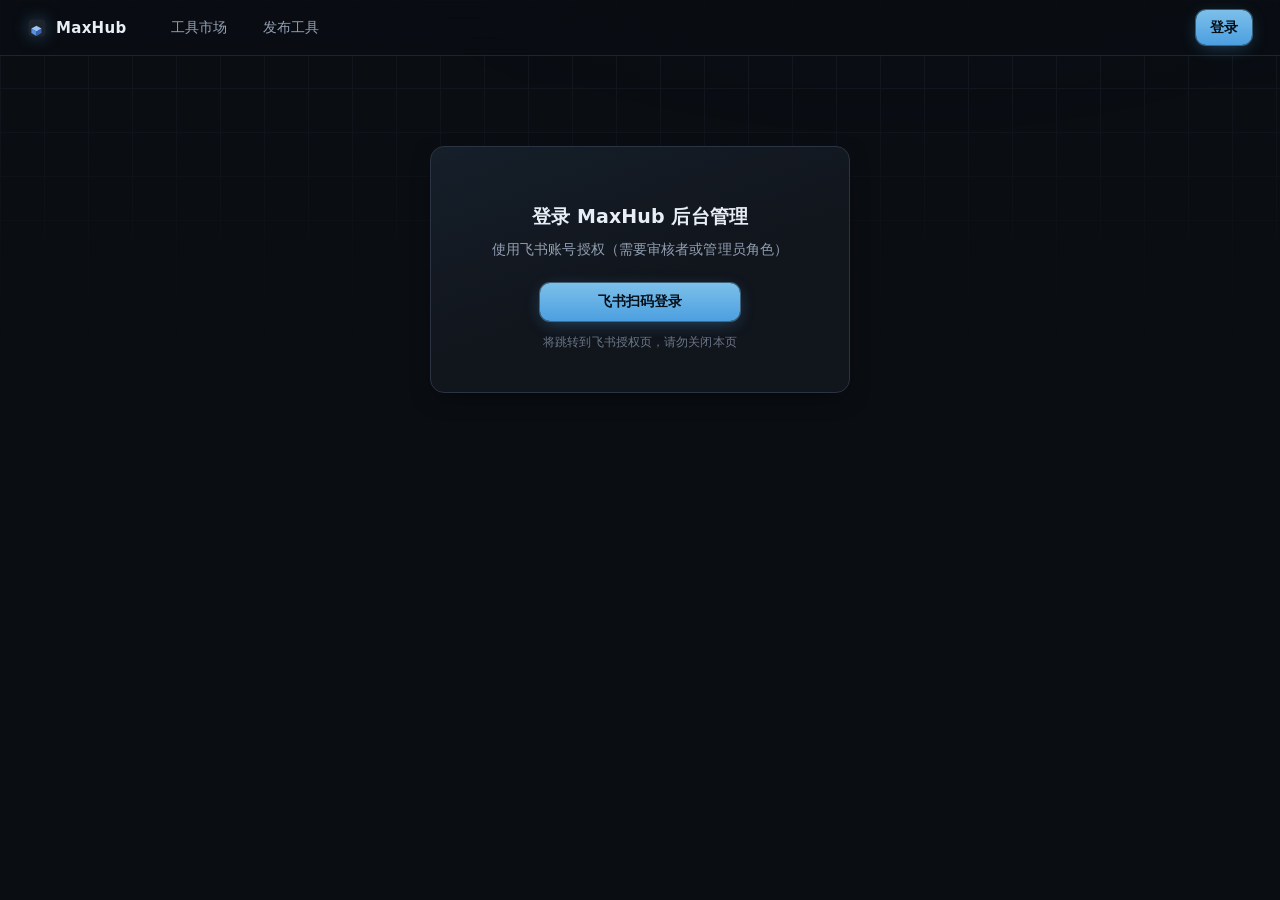
<file: src/MaxHub.Server/wwwroot/admin.html>
<!DOCTYPE html>
<html lang="zh-CN">
<head>
<meta charset="utf-8">
<meta name="viewport" content="width=device-width, initial-scale=1">
<title>后台管理 · MaxHub</title>
<link rel="icon" type="image/png" href="favicon.png">
<link rel="stylesheet" href="css/site.css?v=20260910.7">
<style>
  .stat-cards { display: grid; grid-template-columns: repeat(auto-fit, minmax(170px, 1fr)); gap: 12px; margin-bottom: 20px; }
  .stat-card { position: relative; overflow: hidden; background: var(--bg-card); border: 1px solid var(--border); border-radius: var(--radius-m); padding: 16px 18px; }
  .stat-card::after { content: ""; position: absolute; right: -18px; top: -18px; width: 64px; height: 64px; border-radius: 50%; background: var(--accent-soft); filter: blur(2px); }
  .stat-card .num { font-size: 26px; font-weight: 800; font-variant-numeric: tabular-nums; color: var(--text-1); }
  .stat-card .label { color: var(--text-2); font-size: 12px; margin-top: 2px; }
  .side-content section { animation: rise .4s var(--t-med) both; }
</style>
</head>
<body>
<nav class="nav" id="topnav"></nav>

<div id="login-panel" class="login-wrap" hidden>
  <h2>登录 MaxHub 后台管理</h2>
  <p>使用飞书账号授权（需要审核者或管理员角色）</p>
  <button class="btn-primary" id="feishu-login" style="width:200px;height:38px">飞书扫码登录</button>
  <div class="hint">将跳转到飞书授权页，请勿关闭本页</div>
</div>

<main id="app" hidden>
  <h1 class="title">后台管理</h1>
  <p class="subtitle" id="role-hint"></p>

  <div class="side-layout">
    <aside class="side-nav" id="sidenav">
      <button class="side-item active" data-sec="review">审核队列<span class="count" id="nav-pending"></span></button>
      <button class="side-item" data-sec="releases">版本管理</button>
      <button class="side-item" data-sec="connectors">Connector</button>
      <button class="side-item admin-only" data-sec="members">成员角色</button>
      <button class="side-item admin-only" data-sec="agent">Agent 版本</button>
      <button class="side-item" data-sec="stats">使用统计</button>
      <button class="side-item" data-sec="feedbacks">用户反馈<span class="count" id="nav-feedbacks"></span></button>
    </aside>

    <div class="side-content">
      <section id="sec-review" class="panel">
        <div class="panel-head">
          <span class="panel-title">审核队列</span>
          <span class="panel-desc">待审核 <b id="pending-count" style="color:var(--warn)">0</b> 项，通过后立即发布</span>
        </div>
        <div class="panel-body">
        <div class="table-scroll">
        <table id="pending-table">
          <thead><tr><th>工具</th><th>版本</th><th>提交人</th><th>提交时间</th><th>操作</th></tr></thead>
          <tbody></tbody>
        </table>
        </div>
        </div>
      </section>

      <section id="sec-releases" class="panel" hidden>
        <div class="panel-head">
          <span class="panel-title">版本管理</span>
          <span class="panel-desc">全部版本；可编辑元数据与分类，已发布可撤回</span>
        </div>
        <div class="panel-body">
        <div class="table-scroll">
        <table id="all-table">
          <thead><tr><th>工具</th><th>版本</th><th>状态</th><th>频道</th><th>分类</th><th>签名</th><th>提交人</th><th>审核人</th><th>提交时间</th><th></th></tr></thead>
          <tbody></tbody>
        </table>
        </div>
        </div>
      </section>

      <section id="sec-connectors" class="panel" hidden>
        <div class="panel-head">
          <span class="panel-title">Connector 制品</span>
          <span class="panel-desc">上传后立即签名并对 Agent 可见；需要管理员角色</span>
        </div>
        <div class="panel-body">
        <div class="table-scroll">
        <table id="connector-table">
          <thead><tr><th>版本</th><th>支持 Max</th><th>大小</th><th>签名</th></tr></thead>
          <tbody></tbody>
        </table>
        </div>
        <div style="margin-top:12px;display:flex;gap:8px;align-items:center;flex-wrap:wrap" id="connector-upload" hidden>
          <input type="file" id="conn-file" accept=".zip" style="font-size:12px">
          <input id="conn-version" placeholder="版本号 1.4.0" style="width:110px">
          <input id="conn-min" placeholder="最低 2019" style="width:90px">
          <input id="conn-max" placeholder="最高 2026" style="width:90px">
          <button class="btn-primary" id="conn-submit">上传并注册</button>
        </div>
        </div>
      </section>

      <section id="sec-members" class="panel" hidden>
        <div class="panel-head">
          <span class="panel-title">成员角色</span>
          <span class="panel-desc">飞书授权登录过的人会出现在这里；勾选即保存，不能取消自己的管理员角色</span>
        </div>
        <div class="panel-body">
        <div class="table-scroll">
        <table id="member-table">
          <thead><tr><th>用户</th><th>管理员</th><th>审核者</th><th>发布者</th></tr></thead>
          <tbody></tbody>
        </table>
        </div>
        </div>
      </section>

      <section id="sec-agent" class="panel" hidden>
        <div class="panel-head">
          <span class="panel-title">Agent 版本</span>
          <span class="panel-desc">发布新版 Agent 到 GitHub 后在此登记，更新立即生效、无需重启</span>
        </div>
        <div class="panel-body">
        <div style="display:flex;gap:8px;align-items:center;flex-wrap:wrap" id="agent-form">
          <input id="agent-version" placeholder="版本号 1.0.2" style="width:110px">
          <input id="agent-url" placeholder="GitHub Release 下载地址" style="flex:1;min-width:260px">
          <input id="agent-sha" placeholder="SHA256（可选）" style="width:280px">
          <button class="btn-primary" id="agent-submit">保存</button>
        </div>
        <div class="hint" id="agent-current" style="margin-top:8px"></div>
        </div>
      </section>

      <section id="sec-feedbacks" class="panel" hidden>
        <div class="panel-head">
          <span class="panel-title">用户反馈</span>
          <span class="panel-desc">工具反馈发给上传者并抄送管理员；平台反馈发给平台负责人；投递失败可补发</span>
        </div>
        <div class="panel-body">
        <div class="table-scroll">
        <table id="feedback-table">
          <thead><tr><th>时间</th><th>类型</th><th>对象</th><th>反馈人</th><th>接收人</th><th>内容</th><th>处理状态</th><th>投递</th><th></th></tr></thead>
          <tbody></tbody>
        </table>
        </div>
        </div>
      </section>

      <section id="sec-stats" class="panel" hidden>
        <div class="panel-head">
          <span class="panel-title">使用统计</span>
          <span class="panel-desc">按工具@版本聚合的下载与安装次数</span>
        </div>
        <div class="panel-body">
        <div class="stat-cards">
          <div class="stat-card"><div class="num" id="stat-users">—</div><div class="label">活跃用户</div></div>
          <div class="stat-card"><div class="num" id="stat-downloads">—</div><div class="label">总下载次数</div></div>
          <div class="stat-card"><div class="num" id="stat-installs">—</div><div class="label">总安装次数</div></div>
        </div>
        <div class="table-scroll">
        <table id="stats-table">
          <thead><tr><th>工具@版本</th><th>下载</th><th>安装</th><th>操作</th></tr></thead>
          <tbody></tbody>
        </table>
        </div>
        </div>
      </section>
    </div>
  </div>
</main>

<!-- 状态变更弹窗（自绘，替代原生 prompt） -->
<div id="status-modal" hidden style="position:fixed;inset:0;z-index:100;display:flex;align-items:center;justify-content:center;background:rgba(0,0,0,.55)">
  <div style="background:var(--bg-card);border:1px solid var(--border-strong);border-radius:var(--radius-l);padding:20px 22px;width:400px;box-shadow:var(--shadow-lift)">
    <h3 style="margin:0 0 4px;font-size:15px" id="status-modal-title">变更处理状态</h3>
    <p style="color:var(--text-3);font-size:12px;margin-bottom:12px">备注（可选）将随状态回执反馈人</p>
    <textarea id="status-modal-note" rows="3" style="width:100%" placeholder="例如：下版本修复 / 已排期 / 属预期行为…"></textarea>
    <div style="display:flex;gap:8px;justify-content:flex-end;margin-top:14px">
      <button class="btn-outline" id="status-modal-cancel">取消</button>
      <button class="btn-primary" id="status-modal-ok">确认变更</button>
    </div>
  </div>
</div>

<div id="msg"></div>

<script src="js/api.js?v=20260910.7"></script>
<script src="js/auth.js?v=20260910.7"></script>
<script>
const api = window.Api.api;
const toast = window.Api.toast;

function startLogin() { window.Api.startLogin(); }

// 反馈内容来自用户输入，渲染前必须转义，防 XSS（必须位于 script 标签内）
function esc(s) {
  return String(s ?? '').replace(/[&<>"']/g, c => ({ '&': '&amp;', '<': '&lt;', '>': '&gt;', '"': '&quot;', "'": '&#39;' }[c]));
}

// ---- 侧边栏分页 ----
function showSection(name) {
  document.querySelectorAll('.side-content section').forEach(s => s.hidden = s.id !== `sec-${name}`);
  document.querySelectorAll('#sidenav .side-item').forEach(b => b.classList.toggle('active', b.dataset.sec === name));
}
document.querySelectorAll('#sidenav .side-item').forEach(b =>
  b.addEventListener('click', () => showSection(b.dataset.sec)));

function render() {
  const logged = window.Api.isLoggedIn();
  document.getElementById('login-panel').hidden = logged;
  document.getElementById('app').hidden = !logged;
  if (!logged) return;

  const user = window.MaxHubAuth?.user;
  if (!user) return;
  const isAdmin = window.Api.hasRole(user.roles, 'admin');
  const isReviewer = window.Api.hasRole(user.roles, 'reviewer');

  // publisher 无后台权限：直接回工具市场
  if (!isAdmin && !isReviewer) {
    location.href = 'index.html';
    return;
  }

  document.getElementById('role-hint').textContent = `当前身份：${user.username}（${user.roles.join(' / ')}）`;
  document.getElementById('connector-upload').hidden = !isAdmin;
  document.querySelectorAll('#sidenav .admin-only').forEach(b => b.style.display = isAdmin ? '' : 'none');
  if (isAdmin) loadAgentRelease();
  refresh();
}

async function loadReleases() {
  const res = await api('/api/v1/admin/releases');
  if (res.status === 401) { window.Api.logout(); return null; }
  if (res.status === 403) { toast('当前账号无审核者/管理员角色', false); return null; }
  return res.json();
}

async function review(releaseId, approve, channel) {
  const res = await api(`/api/v1/releases/${releaseId}/review`, {
    method: 'POST', body: JSON.stringify({ approve, channel }),
  });
  toast(res.ok ? (approve ? `已发布到 ${channel}` : '已退回') : '操作失败', res.ok);
  if (res.ok) refresh();
}

async function withdraw(releaseId) {
  if (!confirm('确认撤回该版本？撤回后索引与下载立即不可见。')) return;
  const res = await api(`/api/v1/releases/${releaseId}/withdraw`, { method: 'POST' });
  toast(res.ok ? '已撤回' : '撤回失败', res.ok);
  if (res.ok) refresh();
}

function toggleEdit(releaseId) {
  const row = document.getElementById(`edit-${releaseId}`);
  row.hidden = !row.hidden;
}

async function saveMetadata(releaseId) {
  const name = document.getElementById(`edit-name-${releaseId}`).value.trim();
  const description = document.getElementById(`edit-desc-${releaseId}`).value.trim();
  const channel = document.getElementById(`edit-ch-${releaseId}`).value;
  const catSel = document.getElementById(`edit-cat-${releaseId}`).value;
  const category = catSel === '__auto__' ? '' : catSel;
  if (!name) { toast('名称不能为空', false); return; }
  const res = await api(`/api/v1/admin/releases/${releaseId}/metadata`, {
    method: 'PATCH', body: JSON.stringify({ name, description, channel, category }),
  });
  toast(res.ok ? '已保存' : (res.status === 403 ? '需要审核者/管理员角色' : '保存失败'), res.ok);
  if (res.ok) refresh();
}

async function uploadConnector() {
  const file = document.getElementById('conn-file').files[0];
  const version = document.getElementById('conn-version').value.trim();
  const min = document.getElementById('conn-min').value.trim();
  const max = document.getElementById('conn-max').value.trim();
  if (!file || !version || !min || !max) { toast('请填写制品文件、版本与 Max 范围', false); return; }
  const form = new FormData();
  form.append('package', file);
  form.append('version', version);
  form.append('minMaxYear', min);
  form.append('maxMaxYear', max);
  const res = await fetch('/api/v1/admin/connectors', {
    method: 'POST',
    headers: { Authorization: 'Bearer ' + localStorage.maxhubToken },
    body: form,
  });
  toast(res.ok ? `Connector ${version} 已注册` : (res.status === 403 ? '需要管理员角色' : '上传失败'), res.ok);
  if (res.ok) refresh();
}

const fmt = (t) => new Date(t).toLocaleString('zh-CN', { hour12: false });
// 分类清单以 /api/v1/categories 为准，下列仅加载失败时兜底
let CATEGORY_OPTIONS = ['重命名', '导入导出', '材质贴图', 'UV', '清理优化', '动画绑定', '灯光渲染', '场景对象', '其他'];
let releasesCache = [];

// 从使用统计跳到版本管理并展开对应版本的编辑表单
function editFromStats(toolId, version) {
  const rel = releasesCache.find(r => r.toolId === toolId && r.version === version)
    ?? releasesCache.find(r => r.toolId === toolId);
  if (!rel) { toast('未找到对应的版本记录（可能已删除）', false); return; }
  showSection('releases');
  const row = document.getElementById(`edit-${rel.releaseId}`);
  if (row) {
    row.hidden = false;
    row.scrollIntoView({ behavior: 'smooth', block: 'center' });
  }
}

function statsToolInfo(s) {
  let toolId = s.toolId;
  let version = s.version;
  if (!toolId && s.subject) {
    const at = s.subject.lastIndexOf('@');
    toolId = at > 0 ? s.subject.slice(0, at) : s.subject;
    version = at > 0 ? s.subject.slice(at + 1) : '';
  }
  const rel = releasesCache.find(r => r.toolId === toolId && r.version === version)
    ?? releasesCache.find(r => r.toolId === toolId);
  return { toolId, version, name: s.name || rel?.name || '未知工具' };
}

async function refresh() {
  const catRes = await api('/api/v1/categories', { retry: false });
  if (catRes?.ok) {
    const cats = await catRes.json();
    if (Array.isArray(cats) && cats.length) CATEGORY_OPTIONS = cats;
  }
  const releases = await loadReleases();
  if (!releases) return;
  releasesCache = releases;

  const pending = releases.filter(r => r.status === 'PendingReview');
  document.getElementById('pending-count').textContent = pending.length;
  document.getElementById('nav-pending').textContent = pending.length > 0 ? pending.length : '';
  document.querySelector('#pending-table tbody').innerHTML = pending.map(r => `
    <tr>
      <td>${r.name}<div style="color:var(--text-3);font-size:11px">${r.publicToolId || r.toolId}</div></td>
      <td>${r.version}</td>
      <td>${r.submittedBy}</td>
      <td>${fmt(r.submittedAtUtc)}</td>
      <td><div style="display:flex;gap:6px;align-items:center">
        <select id="ch-${r.releaseId}"><option>stable</option><option>beta</option><option>internal</option></select>
        <button class="btn-primary" onclick="review('${r.releaseId}', true, document.getElementById('ch-${r.releaseId}').value)">通过</button>
        <button class="btn-danger" onclick="review('${r.releaseId}', false, null)">退回</button>
      </div></td>
    </tr>`).join('') || '<tr><td colspan="5" class="empty">暂无待审核版本</td></tr>';

  document.querySelector('#all-table tbody').innerHTML = releases.map(r => `
    <tr>
      <td>${r.name}<div style="color:var(--text-3);font-size:11px">${r.publicToolId || r.toolId}</div></td>
      <td>${r.version}</td>
      <td><span class="badge ${r.status}">${{ PendingReview: '待审核', Published: '已发布', Rejected: '已退回', Withdrawn: '已撤回' }[r.status] ?? r.status}</span></td>
      <td>${r.channel}</td>
      <td>${r.category}${r.categoryOverridden ? ' <span style="color:var(--text-3);font-size:10px">手动</span>' : ''}</td>
      <td>${r.signed ? '✓ 已签名' : '—'}</td>
      <td>${r.submittedBy}</td>
      <td>${r.reviewedBy ?? '—'}</td>
      <td>${fmt(r.submittedAtUtc)}</td>
      <td><div style="display:flex;gap:6px">
        <button class="btn-outline" onclick="toggleEdit('${r.releaseId}')">编辑</button>
        ${r.status === 'Published' ? `<button class="btn-danger" onclick="withdraw('${r.releaseId}')">撤回</button>` : ''}
      </div></td>
    </tr>
    <tr id="edit-${r.releaseId}" hidden>
      <td colspan="10" style="background:var(--bg-2);padding:14px 16px">
        <div style="display:grid;grid-template-columns:70px 1fr;gap:10px;align-items:center;max-width:640px">
          <label>名称</label><input id="edit-name-${r.releaseId}" value="${(r.name ?? '').replace(/"/g, '&quot;')}">
          <label>描述</label><textarea id="edit-desc-${r.releaseId}" rows="2">${r.description ?? ''}</textarea>
          <label>频道</label>
          <select id="edit-ch-${r.releaseId}">
            ${['stable', 'beta', 'internal'].map(c => `<option ${c === r.channel ? 'selected' : ''}>${c}</option>`).join('')}
          </select>
          <label>分类</label>
          <select id="edit-cat-${r.releaseId}">
            <option value="__auto__" ${r.categoryOverridden ? '' : 'selected'}>自动（当前：${r.category}）</option>
            ${CATEGORY_OPTIONS.map(c => `<option value="${c}" ${r.categoryOverridden && c === r.category ? 'selected' : ''}>${c}</option>`).join('')}
          </select>
          <span></span>
          <div style="display:flex;gap:8px">
            <button class="btn-primary" onclick="saveMetadata('${r.releaseId}')">保存</button>
            <button class="btn-outline" onclick="toggleEdit('${r.releaseId}')">取消</button>
            <span style="color:var(--text-3);font-size:11px;align-self:center">分类选「自动」时按名称/描述关键词归类；修改不影响已签名的安装包</span>
          </div>
        </div>
      </td>
    </tr>`).join('');

  const me = window.MaxHubAuth?.user;
  const isAdmin = me ? window.Api.hasRole(me.roles, 'admin') : false;

  // 这些面板互不依赖；并行请求避免后台首屏累计 4-5 次网络往返。
  const panelResults = await Promise.allSettled([
    api('/api/v1/admin/connectors'),
    isAdmin ? api('/api/v1/admin/users') : Promise.resolve(null),
    api('/api/v1/admin/feedbacks'),
    api('/api/v1/admin/stats'),
  ]);
  if (panelResults.some(r => r.status === 'rejected' && r.reason instanceof window.Api.UnauthorizedError)) {
    window.Api.logout();
    return;
  }
  const [connRes, membersRes, feedbackRes, statsRes] = panelResults.map(r =>
    r.status === 'fulfilled' ? r.value : null);

  if (connRes?.ok) {
    const connectors = await connRes.json();
    document.querySelector('#connector-table tbody').innerHTML = connectors.map(c => `
      <tr><td>v${c.version}</td><td>${c.minMaxYear} - ${c.maxMaxYear}</td>
      <td>${(c.sizeBytes / 1024).toFixed(1)} KB</td><td>${c.signed ? '✓ 已签名' : '—'}</td></tr>`).join('')
      || '<tr><td colspan="4" class="empty">暂无制品</td></tr>';
  } else if (connRes?.status === 403) {
    document.querySelector('#connector-table tbody').innerHTML =
      '<tr><td colspan="4" class="empty">需要管理员角色</td></tr>';
  } else {
    document.querySelector('#connector-table tbody').innerHTML =
      '<tr><td colspan="4" class="empty">加载失败，请稍后刷新</td></tr>';
  }

  if (isAdmin && membersRes?.ok) {
      const members = await membersRes.json();
      document.querySelector('#member-table tbody').innerHTML = members.map(u => {
        const self = me.employeeId === u.employeeId;
        const chk = (role, label) => `<label style="display:inline-flex;align-items:center;gap:5px;margin:0;font-size:12.5px;color:var(--text-1)">
          <input type="checkbox" data-emp="${u.employeeId}" data-role="${role}" ${u.roles.includes(role) ? 'checked' : ''} onchange="memberChanged('${u.employeeId}')">${label}</label>`;
        return `<tr><td>${u.username}<div style="color:var(--text-3);font-size:11px">${self ? '（我）' : ''}${u.employeeId}</div></td>
          <td>${chk('admin', '管理员')}</td><td>${chk('reviewer', '审核者')}</td><td>${chk('publisher', '发布者')}</td></tr>`;
      }).join('') || '<tr><td colspan="4" class="empty">暂无成员</td></tr>';
  }

  if (feedbackRes?.status === 403) {
    document.querySelector('#feedback-table tbody').innerHTML =
      '<tr><td colspan="8" class="empty">需要审核者或管理员角色</td></tr>';
  } else if (feedbackRes?.ok) {
    renderFeedbacks(await feedbackRes.json());
  } else {
    document.querySelector('#feedback-table tbody').innerHTML =
      '<tr><td colspan="8" class="empty">加载失败，请稍后刷新</td></tr>';
  }

  if (statsRes?.ok) {
    const stats = await statsRes.json();
    const totalDownloads = stats.subjects.reduce((s, x) => s + x.downloads, 0);
    const totalInstalls = stats.subjects.reduce((s, x) => s + x.installs, 0);
    document.getElementById('stat-users').textContent = stats.activeUsers;
    document.getElementById('stat-downloads').textContent = totalDownloads;
    document.getElementById('stat-installs').textContent = totalInstalls;
    document.querySelector('#stats-table tbody').innerHTML = stats.subjects.map(s => {
      const info = statsToolInfo(s);
      return `<tr><td>${info.name}${info.version ? ` <span style="color:var(--text-3)">v${info.version}</span>` : ''}</td>
      <td>${s.downloads}</td><td>${s.installs}</td>
      <td><button class="btn-outline" onclick="editFromStats('${info.toolId}', '${info.version}')">编辑工具信息</button></td></tr>`;
    }).join('')
      || '<tr><td colspan="4" class="empty">暂无数据</td></tr>';
  } else {
    document.querySelector('#stats-table tbody').innerHTML =
      '<tr><td colspan="4" class="empty">加载失败，请稍后刷新</td></tr>';
  }
}

async function memberChanged(employeeId) {
  const me = window.MaxHubAuth?.user;
  const checked = [...document.querySelectorAll(`input[data-emp="${employeeId}"]:checked`)].map(i => i.dataset.role);
  if (me && me.employeeId === employeeId && !checked.includes('admin')) {
    toast('不能取消自己的管理员角色（防止锁死）', false);
    render();
    return;
  }
  const res = await api(`/api/v1/admin/users/${encodeURIComponent(employeeId)}/roles`, {
    method: 'PUT', body: JSON.stringify({ roles: checked }),
  });
  toast(res.ok ? '已保存角色' : (res.status === 403 ? '需要管理员角色' : '保存失败'), res.ok);
}

// ---- Agent 版本管理 ----
async function loadAgentRelease() {
  try {
    const res = await fetch('/api/v1/agent/latest');
    if (!res.ok) { document.getElementById('agent-current').textContent = '尚未配置 Agent 版本'; return; }
    const info = await res.json();
    document.getElementById('agent-current').textContent = `当前：v${info.version}`;
    document.getElementById('agent-version').value = info.version;
    document.getElementById('agent-url').value = info.downloadUrl;
    document.getElementById('agent-sha').value = info.sha256;
  } catch { /* ignore */ }
}

async function saveAgentRelease() {
  const version = document.getElementById('agent-version').value.trim();
  const url = document.getElementById('agent-url').value.trim();
  const sha = document.getElementById('agent-sha').value.trim();
  if (!version || !url) { toast('请填写版本号与下载地址', false); return; }
  const res = await api('/api/v1/admin/agent-release', {
    method: 'PUT', body: JSON.stringify({ version, downloadUrl: url, sha256: sha }),
  });
  toast(res.ok ? '已保存，立即生效' : (res.status === 403 ? '需要管理员角色' : '保存失败'), res.ok);
  if (res.ok) loadAgentRelease();
}

// ---- 用户反馈 ----
async function loadFeedbacks() {
  const res = await api('/api/v1/admin/feedbacks');
  if (res.status === 403) {
    document.querySelector('#feedback-table tbody').innerHTML =
      '<tr><td colspan="8" class="empty">需要审核者或管理员角色</td></tr>';
    return;
  }
  if (!res.ok) return;
  renderFeedbacks(await res.json());
}

function renderFeedbacks(items) {
  document.getElementById('nav-feedbacks').textContent = items.length > 0 ? items.length : '';
  const statusText = { delivered: '✓ 已送达', partial: '◐ 部分送达', failed: '✕ 失败', skipped: '— 未配置', pending: '◌ 待发' };
  const procBadge = { open: 'badge PendingReview', in_progress: 'badge beta', resolved: 'badge Published', wontfix: 'badge Withdrawn' };
  document.querySelector('#feedback-table tbody').innerHTML = items.map(f => `
    <tr>
      <td style="white-space:nowrap">${fmt(f.atUtc)}</td>
      <td>${f.scope === 'tool' ? '工具' : '平台'}</td>
      <td>${f.scope === 'tool' ? `${esc(f.toolName || '未知工具')}<div style="color:var(--text-3);font-size:11px">${esc(f.publicToolId || '')}</div>` : 'MaxHub 平台'}</td>
      <td>${esc(f.fromUsername)}</td>
      <td>${esc(f.toUsernames)}</td>
      <td style="max-width:300px;white-space:pre-wrap">${esc(f.message)}${f.statusNote ? `<div style="color:var(--text-3);font-size:11px;margin-top:4px">备注：${esc(f.statusNote)}</div>` : ''}</td>
      <td>
        <span class="${procBadge[f.status] ?? 'badge PendingReview'}">${esc(f.statusText)}</span>
        <div style="display:flex;gap:4px;margin-top:6px;flex-wrap:wrap">
          ${['open', 'in_progress', 'resolved', 'wontfix'].map(s =>
            s === f.status ? '' : `<button class="btn-outline" style="padding:1px 6px;font-size:11px" onclick="setFeedbackStatus(${f.id}, '${s}')">${{ open: '待处理', in_progress: '处理中', resolved: '已解决', wontfix: '暂不处理' }[s]}</button>`).join('')}
        </div>
      </td>
      <td title="${esc(f.deliveryError || '')}">${statusText[f.deliveryStatus] ?? esc(f.deliveryStatus)}</td>
      <td>${(f.deliveryStatus === 'failed' || f.deliveryStatus === 'partial') ? `<button class="btn-outline" onclick="redeliverFeedback(${f.id})">补发</button>` : ''}</td>
    </tr>`).join('') || '<tr><td colspan="9" class="empty">暂无用户反馈</td></tr>';
}

let statusModalContext = null;
function openStatusModal(id, status) {
  document.getElementById('status-modal').hidden = false;
  document.getElementById('status-modal-note').value = '';
  document.getElementById('status-modal-title').textContent =
    `变更处理状态 → ${{ open: '待处理', in_progress: '处理中', resolved: '已解决', wontfix: '暂不处理' }[status]}（#${id}）`;
  document.getElementById('status-modal-note').value = '';
  document.getElementById('status-modal-note').focus();
  document.getElementById('status-modal-ok').onclick = async () => {
    const note = document.getElementById('status-modal-note').value.trim();
    closeModal();
    const res = await api(`/api/v1/feedbacks/${id}/status`, {
      method: 'PATCH', body: JSON.stringify({ status, note }),
    });
    toast(res.ok ? `已更新为「${{ open: '待处理', in_progress: '处理中', resolved: '已解决', wontfix: '暂不处理' }[status]}」并回执反馈人` : (res.status === 403 ? '仅接收人/管理员可变更' : '更新失败'), res.ok);
    if (res.ok) loadFeedbacks();
  };
  document.getElementById('status-modal-cancel').onclick = closeStatusModal;
}
function closeStatusModal() {
  document.getElementById('status-modal').hidden = true;
  document.getElementById('status-modal-note').value = '';
}
async function setFeedbackStatus(id, status) {
  openStatusModal(id, status);
}

async function redeliverFeedback(id) {
  const res = await api(`/api/v1/admin/feedbacks/${id}/redeliver`, { method: 'POST' });
  const body = res.ok ? await res.json() : null;
  toast(res.ok && body?.deliveryStatus === 'delivered' ? '补发成功' : `补发结果：${body?.deliveryStatus ?? '失败'}`, res.ok && body?.deliveryStatus === 'delivered');
  if (res.ok) loadFeedbacks();
}

document.getElementById('feishu-login')?.addEventListener('click', startLogin);
document.getElementById('conn-submit')?.addEventListener('click', uploadConnector);
document.getElementById('agent-submit')?.addEventListener('click', saveAgentRelease);
window.addEventListener('maxhub-auth-ready', render); // auth.js 完成登录态解析后触发
</script>
</body>
</html>
</file>
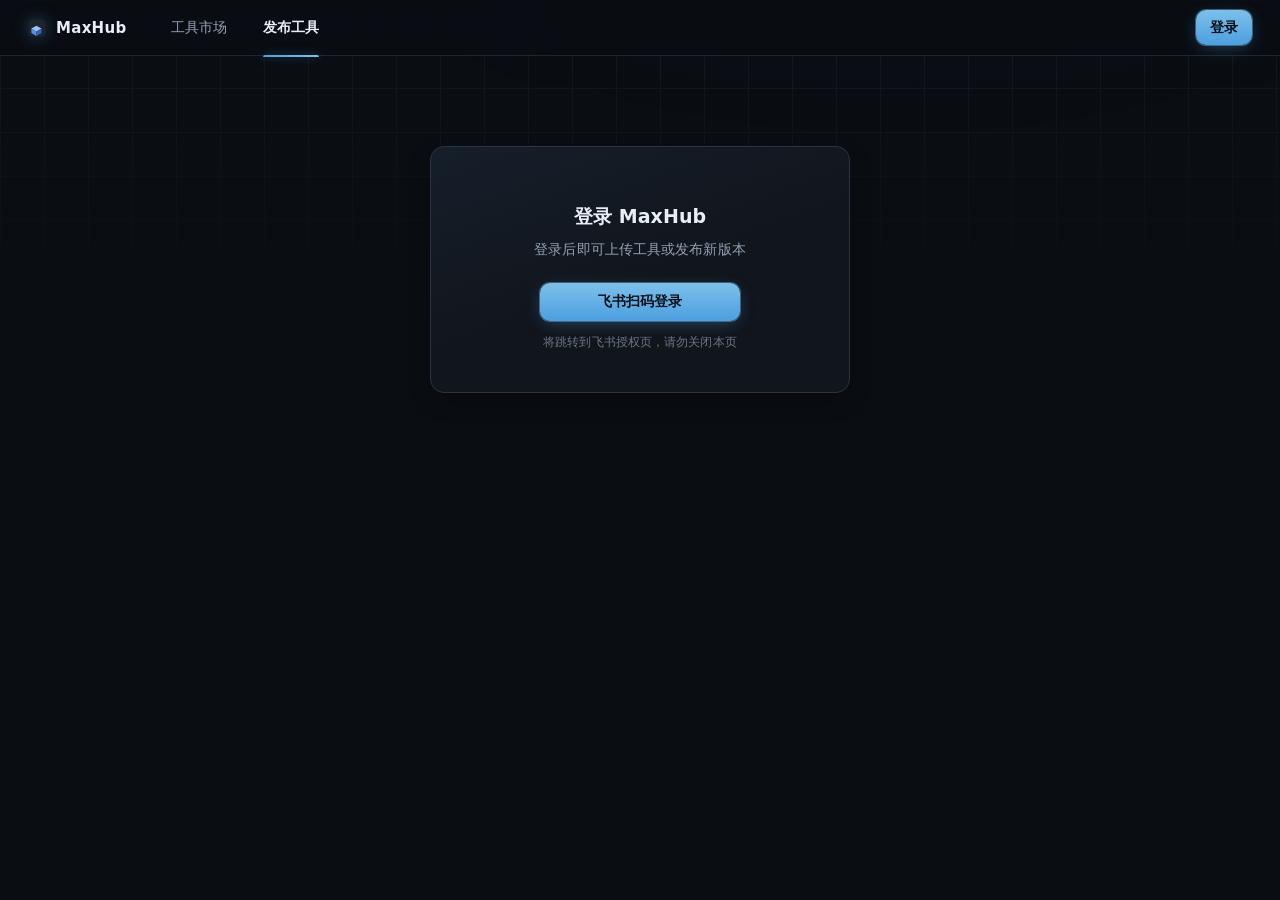
<file: src/MaxHub.Server/wwwroot/publish.html>
<!DOCTYPE html>
<html lang="zh-CN">
<head>
<meta charset="utf-8">
<meta name="viewport" content="width=device-width, initial-scale=1">
<title>发布工具 · MaxHub</title>
<link rel="icon" type="image/png" href="favicon.png">
<link rel="stylesheet" href="css/site.css?v=20260910.7">
<style>
  .publish-layout { display: grid; grid-template-columns: 1fr 1fr; gap: 20px; align-items: start; }
  .publish-layout > section { min-width: 0; }
  @media (max-width: 900px) { .publish-layout { grid-template-columns: 1fr; } }
  .dropzone { border: 1.5px dashed var(--border-strong); border-radius: var(--radius-l); padding: 30px; text-align: center; color: var(--text-2); cursor: pointer; transition: border-color var(--t-fast), background-color var(--t-fast), color var(--t-fast), box-shadow var(--t-fast); }
  .dropzone:hover, .dropzone.drag { border-color: var(--accent); color: var(--text-1); background: var(--accent-soft); box-shadow: var(--focus-ring); }
  .dropzone .dz-ico { font-size: 26px; margin-bottom: 8px; }
  .dropzone .fname { color: var(--text-1); font-size: 13px; word-break: break-all; }
  .publish-layout section:nth-child(2) { animation-delay: .08s; }
  .publish-layout section:nth-child(3) { animation-delay: .16s; }
</style>
</head>
<body>
<nav class="nav" id="topnav"></nav>

<div id="login-panel" class="login-wrap" hidden>
  <h2>登录 MaxHub</h2>
  <p>登录后即可上传工具或发布新版本</p>
  <button class="btn-primary" id="feishu-login" style="width:200px;height:38px">飞书扫码登录</button>
  <div class="hint">将跳转到飞书授权页，请勿关闭本页</div>
</div>

<main id="app" hidden>
  <h1 class="title">发布工具</h1>
  <p class="subtitle" id="who"></p>

  <div class="publish-layout">
    <!-- 上传面板 -->
    <section class="panel">
      <div class="panel-head">
        <span class="panel-title">上传</span>
        <span class="panel-desc">脚本自动识别，或上传完整 zip 包</span>
      </div>
      <div class="panel-body">
        <div style="display:flex;gap:8px;margin-bottom:12px">
          <button class="btn-outline" id="mode-script" style="padding:6px 16px">脚本直传（自动识别）</button>
          <button class="btn-outline" id="mode-zip" style="padding:6px 16px">上传 zip 包</button>
        </div>

        <div class="dropzone" id="dropzone">
          <div class="dz-ico">📥</div>
          <div id="dz-hint">拖拽文件到此处，或点击选择</div>
          <div id="dz-file" class="fname" hidden></div>
        </div>
        <input type="file" id="package" accept=".zip,.ms,.mcr,.py" hidden>
        <div class="hint" id="dz-desc" style="margin-top:8px">脚本直传：选择 .ms/.mcr/.py 脚本，自动识别名称与功能描述；zip 包：内含 manifest.json 与 payload。</div>

        <div id="script-fields" hidden>
          <div class="field"><label>工具名称</label>
            <input id="s-name" style="width:100%">
          </div>
          <div class="field"><label>功能描述（自动识别，可修改）</label>
            <textarea id="s-desc" rows="3" style="width:100%"></textarea>
          </div>
          <div class="grid-2">
            <div class="field"><label>版本号</label>
              <input id="s-version" value="1.0.0" style="width:100%">
            </div>
            <div class="field"><label>兼容 Max 范围</label>
              <div class="row">
                <input id="s-min" value="2019" style="width:70px">
                <span style="color:var(--text-3)">—</span>
                <input id="s-max" value="2026" style="width:70px">
              </div>
            </div>
          </div>
        </div>

        <div class="field" id="zip-notes-field"><label>更新说明（可选，展示给其他用户）</label>
          <textarea id="notes" rows="3" style="width:100%" placeholder="例如：新增按前缀批量重命名…"></textarea>
        </div>

        <button class="btn-primary" id="submit" style="margin-top:14px;padding:9px 24px">提交审核</button>
      </div>
    </section>

    <!-- 我的提交面板 -->
    <section class="panel">
      <div class="panel-head">
        <span class="panel-title">我的提交</span>
        <span class="panel-desc">全部版本与审核状态，待审核可撤回</span>
      </div>
      <div class="panel-body">
        <div class="table-scroll">
        <table id="mine-table">
          <thead><tr><th>工具</th><th>版本</th><th>状态</th><th>提交时间</th><th>审核人</th><th>操作</th></tr></thead>
          <tbody></tbody>
        </table>
        </div>
      </div>
    </section>

    <!-- 反馈跟踪面板 -->
    <section class="panel" style="grid-column:1 / -1">
      <div class="panel-head">
        <span class="panel-title">反馈跟踪</span>
        <span class="panel-desc">我发出的反馈与收到（作为工具上传者）的反馈及其处理进展</span>
        <span style="margin-left:auto;display:flex;align-items:center;gap:8px">
          <label style="margin:0;font-size:12px;color:var(--text-2)">状态筛选</label>
          <select id="feedback-filter" onchange="feedbackFilter=this.value; feedbackPage={mine:0,recv:0}; loadFeedbacksRender()" style="width:130px">
            <option value="">全部</option>
            <option value="open">待处理</option>
            <option value="in_progress">处理中</option>
            <option value="resolved">已解决</option>
            <option value="wontfix">暂不处理</option>
          </select>
        </span>
      </div>
      <div class="panel-body">
        <p class="panel-sub">我发出的</p>
        <div class="table-scroll">
        <table id="my-feedback-table">
          <thead><tr><th>编号</th><th>对象</th><th>内容</th><th>状态</th><th>备注</th></tr></thead>
          <tbody></tbody>
        </table>
        </div>
        <div id="my-feedback-table-pager" hidden style="display:flex;align-items:center;justify-content:center;margin-top:8px"></div>
        <p class="panel-sub" style="margin-top:18px">我收到的</p>
        <div class="table-scroll">
        <table id="recv-feedback-table">
          <thead><tr><th>编号</th><th>反馈人</th><th>内容</th><th>状态</th><th>操作</th></tr></thead>
          <tbody></tbody>
        </table>
        </div>
        <div id="recv-feedback-table-pager" hidden style="display:flex;align-items:center;justify-content:center;margin-top:8px"></div>
      </div>
    </section>
  </div>
</main>

<!-- 状态变更弹窗（自绘，替代原生 prompt） -->
<div id="status-modal" hidden style="position:fixed;inset:0;z-index:100;display:flex;align-items:center;justify-content:center;background:rgba(0,0,0,.55)">
  <div style="background:var(--bg-card);border:1px solid var(--border-strong);border-radius:var(--radius-l);padding:20px 22px;width:400px;box-shadow:var(--shadow-lift)">
    <h3 style="margin:0 0 4px;font-size:15px" id="status-modal-title">变更处理状态</h3>
    <p style="color:var(--text-3);font-size:12px;margin-bottom:12px">备注（可选）将随状态回执反馈人</p>
    <textarea id="status-modal-note" rows="3" style="width:100%" placeholder="例如：下版本修复 / 已排期 / 属预期行为…"></textarea>
    <div style="display:flex;gap:8px;justify-content:flex-end;margin-top:14px">
      <button class="btn-outline" id="status-modal-cancel">取消</button>
      <button class="btn-primary" id="status-modal-ok">确认变更</button>
    </div>
  </div>
</div>

<div id="msg"></div>

<script src="js/api.js?v=20260910.7"></script>
<script src="js/auth.js?v=20260910.7"></script>
<script>
const api = window.Api.api;
const toast = window.Api.toast;

function render() {
  const logged = window.Api.isLoggedIn();
  document.getElementById('login-panel').hidden = logged;
  document.getElementById('app').hidden = !logged;
  if (logged) {
    const user = window.MaxHubAuth?.user;
    document.getElementById('who').textContent = user ? `当前身份：${user.username}` : '';
    loadMine();
    loadFeedbacks();
    // 飞书卡片「去处理/查看进展」按钮带 #feedbacks 锚点：登录后滚动到反馈跟踪区
    if (location.hash === '#feedbacks')
      setTimeout(() => document.querySelector('#my-feedback-table')?.scrollIntoView({ behavior: 'smooth', block: 'start' }), 400);
  }
}

// ---- 文件选择与模式 ----
const dropzone = document.getElementById('dropzone');
const fileInput = document.getElementById('package');
let selectedFile = null;
let mode = 'script'; // script | zip

function setMode(m) {
  mode = m;
  document.getElementById('mode-script').className = m === 'script' ? 'btn-primary' : 'btn-outline';
  document.getElementById('mode-zip').className = m === 'zip' ? 'btn-primary' : 'btn-outline';
  fileInput.accept = m === 'script' ? '.ms,.mcr,.py' : '.zip';
  document.getElementById('script-fields').hidden = m !== 'script';
  document.getElementById('zip-notes-field').hidden = m === 'script';
  document.getElementById('dz-desc').textContent = m === 'script'
    ? '脚本直传：选择 .ms/.mcr/.py 脚本，自动识别名称与功能描述'
    : 'zip 包：内含 manifest.json（名称、版本、Max 兼容范围等）与 payload 文件';
  selectedFile = null;
  fileInput.value = '';
  document.getElementById('dz-hint').hidden = false;
  document.getElementById('dz-file').hidden = true;
}
document.getElementById('mode-script').addEventListener('click', () => setMode('script'));
document.getElementById('mode-zip').addEventListener('click', () => setMode('zip'));

dropzone.addEventListener('click', () => fileInput.click());
dropzone.addEventListener('dragover', e => { e.preventDefault(); dropzone.classList.add('drag'); });
dropzone.addEventListener('dragleave', () => dropzone.classList.remove('drag'));
dropzone.addEventListener('drop', e => {
  e.preventDefault();
  dropzone.classList.remove('drag');
  if (e.dataTransfer.files[0]) selectFile(e.dataTransfer.files[0]);
});
fileInput.addEventListener('change', () => selectFile(fileInput.files[0]));

async function selectFile(f) {
  selectedFile = f;
  document.getElementById('dz-hint').hidden = true;
  const fname = document.getElementById('dz-file');
  fname.hidden = false;
  fname.textContent = f.name + (f.size ? `（${(f.size / 1024).toFixed(1)} KB）` : '');
  // 脚本直传：自动识别并预填
  if (mode === 'script' && /\.(ms|mcr|py)$/i.test(f.name)) {
    const content = await f.text();
    try {
      const res = await api('/api/v1/scripts/analyze', {
        method: 'POST', body: JSON.stringify({ fileName: f.name, content }),
      });
      if (res.ok) {
        const d = await res.json();
        document.getElementById('s-name').value = d.name;
        document.getElementById('s-desc').value = d.description;
        window.Api.toast('已自动识别脚本信息，请确认后提交');
      }
    } catch { /* 分析失败则留空由用户填写 */ }
  }
}

// ---- 提交 ----
async function submit() {
  if (!selectedFile) { window.Api.toast('请先选择文件', false); return; }
  const btn = document.getElementById('submit');
  btn.disabled = true;
  try {
    let res;
    if (mode === 'script') {
      const content = await selectedFile.text();
      res = await api('/api/v1/scripts/publish', {
        method: 'POST',
        body: JSON.stringify({
          fileName: selectedFile.name,
          content,
          name: document.getElementById('s-name').value.trim(),
          description: document.getElementById('s-desc').value.trim(),
          version: document.getElementById('s-version').value.trim(),
          minMaxYear: +document.getElementById('s-min').value,
          maxMaxYear: +document.getElementById('s-max').value,
        }),
      });
    } else {
      const form = new FormData();
      form.append('package', selectedFile);
      const notes = document.getElementById('notes').value.trim();
      if (notes) form.append('notes', notes);
      res = await fetch('/api/v1/publish/releases', {
        method: 'POST',
        headers: { Authorization: 'Bearer ' + localStorage.maxhubToken },
        body: form,
      });
    }
    const body = await res.json().catch(() => ({}));
    if (res.ok) {
      window.Api.toast('已提交审核，等待审核者通过');
      selectedFile = null;
      fileInput.value = '';
      document.getElementById('dz-hint').hidden = false;
      document.getElementById('dz-file').hidden = true;
      document.getElementById('notes').value = '';
      loadMine();
    } else {
      const err = (body.errors || []).join('；') || '提交失败';
      window.Api.toast(err, false);
    }
  } finally {
    btn.disabled = false;
  }
}

// ---- 我的提交 ----
const statusText = { PendingReview: '待审核', Published: '已发布', Rejected: '已退回', Withdrawn: '已撤回' };
const fmt = (t) => new Date(t).toLocaleString('zh-CN', { hour12: false });

async function loadMine() {
  const res = await api('/api/v1/my-tools');
  if (!res.ok) return;
  const mine = await res.json();
  document.querySelector('#mine-table tbody').innerHTML = mine.map(r => `
    <tr>
      <td>${r.name}<div style="color:var(--text-3);font-size:11px">${r.publicToolId || r.toolId}</div></td>
      <td>${r.version}</td>
      <td><span class="badge ${r.status}">${statusText[r.status] ?? r.status}</span></td>
      <td>${fmt(r.submittedAtUtc)}</td>
      <td>${r.reviewedBy ?? '—'}</td>
      <td>${r.status === 'PendingReview'
        ? `<button class="btn-danger" style="padding:2px 10px;font-size:12px" onclick="cancelSubmission('${r.releaseId}')">撤回</button>`
        : ''}</td>
    </tr>`).join('') || '<tr><td colspan="6" class="empty">还没有提交过工具</td></tr>';
}

async function cancelSubmission(releaseId) {
  if (!confirm('确认撤回该提交？撤回后需重新上传提交。')) return;
  const res = await api(`/api/v1/releases/${releaseId}/cancel`, { method: 'POST' });
  toast(res.ok ? '已撤回' : '撤回失败', res.ok);
  if (res.ok) loadMine();
}

// ---- 反馈跟踪 ----
const procBadge = { open: 'badge PendingReview', in_progress: 'badge beta', resolved: 'badge Published', wontfix: 'badge Withdrawn' };
const procName = { open: '待处理', in_progress: '处理中', resolved: '已解决', wontfix: '暂不处理' };
const FEEDBACK_PAGE_SIZE = 20;
let feedbackCache = { mine: { items: [], total: 0, page: 0, pageSize: FEEDBACK_PAGE_SIZE }, recv: { items: [], total: 0, page: 0, pageSize: FEEDBACK_PAGE_SIZE } };
let feedbackPage = { mine: 0, recv: 0 };
let feedbackFilter = '';

function esc(s) {
  return String(s ?? '').replace(/[&<>"']/g, c => ({ '&': '&amp;', '<': '&lt;', '>': '&gt;', '"': '&quot;', "'": '&#39;' }[c]));
}

function feedbackRowHtml(f, mine) {
  const dot = isNewChange(f) ? '<span title="有新的处理进展" style="display:inline-block;width:7px;height:7px;border-radius:50%;background:var(--accent);margin-left:6px;vertical-align:middle"></span>' : '';
  return `
    <tr id="fb-row-${f.id}">
      <td style="white-space:nowrap">#${f.id}${dot}</td>
      <td>${mine ? (f.scope === 'tool' ? esc(f.toolName || '未知工具') : '平台') : esc(f.fromUsername)}</td>
      <td style="max-width:340px;white-space:pre-wrap">${esc(f.message)}</td>
      <td><span class="${procBadge[f.status] ?? 'badge PendingReview'}">${esc(f.statusText)}</span>
        ${f.note ? `<div style="color:var(--text-3);font-size:11px;margin-top:2px">${esc(f.note)}</div>` : ''}</td>
      <td>${mine ? '' : ['open', 'in_progress', 'resolved', 'wontfix'].filter(s => s !== f.status)
        .map(s => `<button class="btn-outline" style="padding:1px 6px;font-size:11px;margin:0 2px 2px 0" onclick="setFeedbackStatus(${f.id}, '${s}')">${procName[s]}</button>`).join('')}</td>
    </tr>`;
}

function renderFeedbackTable(tableId, key, mine) {
  const data = feedbackCache[key];
  // 状态筛选在当前数据集上过滤（服务端分页按时间序返回，筛选跨页时用户可翻页查看）
  const items = feedbackFilter ? data.items.filter(f => f.status === feedbackFilter) : data.items;
  const tbody = document.querySelector(`#${tableId} tbody`);
  tbody.innerHTML = items.map(f => feedbackRowHtml(f, key === 'mine')).join('')
    || '<tr><td colspan="5" class="empty">暂无反馈</td></tr>';
  // 分页条：多于一页时显示（服务端分页）
  const pager = document.querySelector(`#${tableId}-pager`);
  const pages = Math.ceil(data.total / data.pageSize);
  if (pages > 1) {
    pager.hidden = false;
    pager.innerHTML = `
      <button class="btn-outline" style="padding:2px 10px;font-size:11px" ${data.page === 0 ? 'disabled' : ''} onclick="feedbackPage['${key}']--; loadFeedbacksRender()">上一页</button>
      <span style="color:var(--text-3);font-size:12px;margin:0 8px">第 ${data.page + 1} / ${pages} 页 · 共 ${data.total} 条</span>
      <button class="btn-outline" style="padding:2px 10px;font-size:11px" ${data.page + 1 >= pages ? 'disabled' : ''} onclick="feedbackPage['${key}']++; loadFeedbacksRender()">下一页</button>`;
  } else {
    pager.hidden = true;
  }
}

function loadFeedbacksRender() {
  renderFeedbackTable('my-feedback-table', 'mine', true);
  renderFeedbackTable('recv-feedback-table', 'recv', false);
  markFeedbacksSeen();
}

// ---- 新变更已读标记：StatusChangedAtUtc 晚于上次查看时间的行显示蓝点，本次查看后记录 ----
function seenStore() {
  try { return JSON.parse(localStorage.getItem('maxhubFeedbackSeen') ?? '{}'); } catch { return {}; }
}
function isNewChange(f) {
  if (!f.statusChangedAtUtc) return false;
  const seen = seenStore();
  return new Date(f.statusChangedAtUtc) > new Date(seen[f.id] ?? 0);
}
function markFeedbacksSeen() {
  // 渲染后延迟标记：让用户先看到蓝点，下次进入不再提示
  const seen = seenStore();
  const now = new Date().toISOString();
  const all = [...feedbackCache.mine.items, ...feedbackCache.recv.items];
  all.forEach(f => { if (isNewChange(f)) seen[f.id] = new Date(f.statusChangedAtUtc).toISOString(); });
  try { localStorage.setItem('maxhubFeedbackSeen', JSON.stringify(seen)); } catch { /* ignore */ }
}

async function loadFeedbacks() {
  // 服务端分页：page/pageSize；筛选在已拉取页内过滤（跨页筛选由筛选器重置页码后重新拉取）
  const mineRes = await api(`/api/v1/my-feedbacks?page=${feedbackPage.mine}&pageSize=${FEEDBACK_PAGE_SIZE}`);
  if (mineRes.ok) feedbackCache.mine = await mineRes.json();
  const recvRes = await api(`/api/v1/feedbacks/recipients?page=${feedbackPage.recv}&pageSize=${FEEDBACK_PAGE_SIZE}`);
  if (recvRes.ok) feedbackCache.recv = await recvRes.json();
  loadFeedbacksRender();
  // 卡片锚点（#fb-<id>）：滚动到对应行并高亮，提示最新变更
  highlightFromHash();
}

function highlightFromHash() {
  const m = location.hash.match(/^#fb-(\d+)$/);
  if (!m) return;
  const row = document.getElementById(`fb-row-${m[1]}`);
  if (!row) return;
  row.scrollIntoView({ behavior: 'smooth', block: 'center' });
  row.style.transition = 'background-color 0.4s';
  row.style.backgroundColor = 'rgba(76,159,224,.18)';
  setTimeout(() => { row.style.backgroundColor = ''; }, 3000);
}

let statusModalContext = null;
function openStatusModal(id, status) {
  document.getElementById('status-modal').hidden = false;
  document.getElementById('status-modal-title').textContent =
    `变更处理状态 → ${procName[status]}（#${id}）`;
  document.getElementById('status-modal-note').value = '';
  document.getElementById('status-modal-note').focus();
  document.getElementById('status-modal-ok').onclick = async () => {
    const note = document.getElementById('status-modal-note').value.trim();
    closeStatusModal();
    const res = await api(`/api/v1/feedbacks/${id}/status`, {
      method: 'PATCH', body: JSON.stringify({ status, note }),
    });
    toast(res.ok ? `已更新为「${procName[status]}」并回执反馈人` : (res.status === 403 ? '仅接收人/管理员可变更' : '更新失败'), res.ok);
    if (res.ok) loadFeedbacks();
  };
  document.getElementById('status-modal-cancel').onclick = closeStatusModal;
}
function closeStatusModal() {
  document.getElementById('status-modal').hidden = true;
  document.getElementById('status-modal-note').value = '';
}
async function setFeedbackStatus(id, status) {
  openStatusModal(id, status);
}

document.getElementById('feishu-login')?.addEventListener('click', () => window.Api.startLogin());
document.getElementById('submit')?.addEventListener('click', submit);
setMode('script'); // 默认脚本直传模式
window.addEventListener('maxhub-auth-ready', render); // auth.js 完成登录态解析后触发
</script>
</body>
</html>
</file>
<file: src/MaxHub.Server/wwwroot/css/site.css>
/* ============================================================
   MaxHub Web Portal 设计系统 v2
   风格原型：暗夜终端 × 克制玻璃拟物
   品牌母题：3ds Max 视口（透视网格 + 等距立方体）
   主色延续 Agent 托盘 #4C9FE0 蓝色阶梯
   ============================================================ */
:root {
  color-scheme: dark;

  /* ---- 背景层 ---- */
  --bg-window: #0A0D12; --bg-sidebar: #11151C; --bg-card: #11151C; --bg-card-hover: #161B24;
  --bg-inset: #0D1117; --bg-active: #1B2230; --bg-2: #161B24;
  --border: #1E2530; --border-subtle: #1A2029; --border-strong: #2A3442;
  --bg-glow: rgba(76, 159, 224, .07);

  /* ---- 文字 ---- */
  --text-1: #E8EEF6; --text-2: #93A0B4; --text-3: #6B7788;

  /* ---- 品牌色（与 Agent 托盘同源） ---- */
  --accent: #4C9FE0; --accent-hover: #7CC0EA; --accent-deep: #2E6FB0;
  --accent-soft: rgba(76, 159, 224, .13);
  --btn-primary-bg: linear-gradient(180deg, #7CC0EA, #4C9FE0);
  --btn-primary-text: #071018; --btn-primary-hover: #8FCAF0;

  /* ---- 反馈色 ---- */
  --ok: #4CC38A; --warn: #F0B429; --danger: #F47067;
  --ok-soft: rgba(76,195,138,.13); --warn-soft: rgba(240,180,41,.13);
  --danger-soft: rgba(244,112,103,.13); --neutral-soft: rgba(139,148,158,.13);

  /* ---- 分类色环：每个分类一个专属色相 ---- */
  --cat-rename: #7CC0EA; --cat-io: #6EC8B8; --cat-mat: #C9A227;
  --cat-uv: #B48CE8; --cat-clean: #8FBF6A; --cat-anim: #E8927C;
  --cat-light: #F0C987; --cat-scene: #7FA8E8; --cat-other: #93A0B4;

  /* ---- 几何 ---- */
  --radius-s: 6px; --radius-m: 10px; --radius-l: 14px;
  --shadow-rest: 0 1px 2px rgba(0,0,0,.4);
  --shadow-lift: 0 8px 24px -8px rgba(0,0,0,.55);
  --focus-ring: 0 0 0 3px rgba(76,159,224,.28);
  --t-fast: 150ms cubic-bezier(.16,1,.3,1);
  --t-med: 280ms cubic-bezier(.16,1,.3,1);
}
* { box-sizing: border-box; margin: 0; }
body {
  background: var(--bg-window); color: var(--text-1);
  font: 13.5px/1.6 "Segoe UI", "Microsoft YaHei UI", system-ui, sans-serif;
  letter-spacing: .1px; -webkit-font-smoothing: antialiased;
}
/* 视口网格 + 品牌光晕（创意母题，纯 CSS，顶部渐隐） */
body::before {
  content: ""; position: fixed; inset: 0; z-index: -1; pointer-events: none;
  background:
    radial-gradient(900px 380px at 70% -80px, var(--bg-glow), transparent 65%),
    linear-gradient(var(--border) 1px, transparent 1px),
    linear-gradient(90deg, var(--border) 1px, transparent 1px);
  background-size: auto, 44px 44px, 44px 44px;
  opacity: .5;
  mask-image: linear-gradient(#000 0%, transparent 340px);
  -webkit-mask-image: linear-gradient(#000 0%, transparent 340px);
}

/* 统一焦点环：仅键盘导航出现 */
:focus-visible { outline: 2px solid var(--accent); outline-offset: 2px; border-radius: 4px; }

/* 细滚动条 */
::-webkit-scrollbar { width: 10px; height: 10px; }
::-webkit-scrollbar-track { background: transparent; }
::-webkit-scrollbar-thumb { background: var(--border-strong); border-radius: 6px; }
::-webkit-scrollbar-thumb:hover { background: #3A4656; }

/* ---- 导航栏（玻璃拟物） ---- */
.nav {
  background: rgba(10,13,18,.78);
  backdrop-filter: blur(14px); -webkit-backdrop-filter: blur(14px);
  display: flex; align-items: center; gap: 4px; padding: 0 28px; height: 56px;
  border-bottom: 1px solid var(--border); position: sticky; top: 0; z-index: 100;
}
.nav .brand { display: flex; align-items: center; gap: 10px; font-weight: 700; color: var(--text-1); text-decoration: none; font-size: 15px; margin-right: 26px; letter-spacing: .3px; }
.nav .brand .logo { display: block; border-radius: 5px; filter: drop-shadow(0 0 8px rgba(76,159,224,.35)); }
.nav a.tab {
  color: var(--text-2); text-decoration: none; padding: 0 14px; height: 56px;
  display: inline-flex; align-items: center; position: relative; margin-right: 4px;
  transition: color var(--t-fast);
}
.nav a.tab:hover { color: var(--text-1); }
.nav a.tab.active { color: var(--text-1); font-weight: 600; }
.nav a.tab.active::after {
  content: ""; position: absolute; left: 14px; right: 14px; bottom: -1px; height: 2px;
  background: linear-gradient(90deg, var(--accent), var(--accent-hover));
  border-radius: 2px 2px 0 0; box-shadow: 0 0 10px rgba(76,159,224,.5);
}
.nav .spacer { flex: 1; }
.nav .who { color: var(--text-2); font-size: 12.5px; margin-right: 12px; }
.nav button.btn-outline { margin-left: 0; }

/* ---- 主容器 ---- */
main { max-width: 1180px; margin: 0 auto; padding: 36px 28px 80px; }
h1.title { font-size: clamp(24px, 3.2vw, 32px); font-weight: 800; letter-spacing: .4px; margin-bottom: 6px; line-height: 1.25; }
h1.title .grad {
  background: linear-gradient(92deg, #E8EEF6 30%, var(--accent-hover) 75%);
  -webkit-background-clip: text; background-clip: text; color: transparent;
}
p.subtitle { color: var(--text-2); margin-bottom: 28px; font-size: 14px; }
h2 { font-size: 15px; font-weight: 600; margin: 28px 0 10px; }

/* ---- Hero（工具市场） ---- */
.hero { display: flex; gap: 28px; align-items: stretch; margin-bottom: 34px; animation: rise .5s var(--t-med) both; }
.hero-text { flex: 1; min-width: 0; padding-top: 8px; }
.hero-eyebrow {
  display: inline-flex; align-items: center; gap: 7px;
  color: var(--accent-hover); font-size: 12px; font-weight: 600; letter-spacing: 1.5px; margin-bottom: 12px;
}
.hero-eyebrow::before { content: ""; width: 22px; height: 1.5px; background: var(--accent); box-shadow: 0 0 8px var(--accent); }
.hero-stats { display: flex; gap: 26px; margin-top: 22px; flex-wrap: wrap; }
.hstat { display: flex; flex-direction: column; }
.hstat .num { font-size: 22px; font-weight: 800; font-variant-numeric: tabular-nums; color: var(--text-1); }
.hstat .num em { font-style: normal; color: var(--accent-hover); }
.hstat .label { color: var(--text-3); font-size: 12px; margin-top: 1px; }

/* Agent 下载卡（玻璃拟物高亮） */
.agent-card {
  flex-shrink: 0; width: 320px; position: relative; overflow: hidden;
  background: linear-gradient(160deg, rgba(76,159,224,.10), rgba(76,159,224,.03) 55%), var(--bg-card);
  border: 1px solid var(--border-strong); border-radius: var(--radius-l);
  padding: 22px; display: flex; flex-direction: column; box-shadow: var(--shadow-lift);
}
.agent-card .head { display: flex; align-items: center; gap: 10px; margin-bottom: 8px; }
.agent-card .head h2 { font-size: 15px; font-weight: 700; margin: 0; }
.agent-card .head .ver {
  font-size: 11px; color: var(--accent-hover); background: var(--accent-soft);
  border: 1px solid rgba(76,159,224,.3); padding: 1px 8px; border-radius: 999px;
  font-variant-numeric: tabular-nums;
}
.agent-card p { color: var(--text-2); font-size: 12.5px; flex: 1; }
.agent-card .foot { color: var(--text-3); font-size: 11.5px; margin-top: 10px; }

/* ---- 表格 ---- */
.table-scroll { overflow-x: auto; border-radius: var(--radius-m); }
table { width: 100%; border-collapse: collapse; background: var(--bg-card); border: 1px solid var(--border); border-radius: var(--radius-m); overflow: hidden; }
th, td { padding: 11px 14px; text-align: left; border-bottom: 1px solid var(--border-subtle); font-size: 12.5px; white-space: nowrap; }
th { color: var(--text-3); font-weight: 600; background: var(--bg-2); font-size: 11.5px; letter-spacing: .5px; }
tr:hover td { background: var(--bg-card-hover); }
tr:last-child td { border-bottom: 0; }
td { font-variant-numeric: tabular-nums; color: var(--text-2); }
td .t-name, td strong { color: var(--text-1); font-weight: 600; }

/* ---- 侧边栏布局（后台管理 / 工具市场分类） ---- */
.side-layout { display: flex; gap: 24px; align-items: flex-start; }
.side-nav {
  width: 196px; flex-shrink: 0; background: var(--bg-card); border: 1px solid var(--border);
  border-radius: var(--radius-l); padding: 10px; position: sticky; top: 80px;
  box-shadow: var(--shadow-rest); animation: rise .5s .08s var(--t-med) both;
}
.side-nav .side-head { color: var(--text-3); font-size: 11px; font-weight: 600; letter-spacing: 1.2px; padding: 8px 12px 6px; }
.side-nav .side-item {
  position: relative; display: flex; align-items: center; gap: 9px; width: 100%; text-align: left;
  background: transparent; color: var(--text-2); padding: 8px 12px; border-radius: var(--radius-m);
  margin-bottom: 2px; font-size: 13px; cursor: pointer; border: 0;
  transition: background-color var(--t-fast), color var(--t-fast);
}
.side-nav .side-item:hover { color: var(--text-1); background: var(--bg-card-hover); }
.side-nav .side-item.active { color: var(--text-1); background: var(--bg-active); font-weight: 600; }
.side-nav .side-item.active::before {
  content: ""; position: absolute; left: 0; width: 3px; height: 18px; border-radius: 0 3px 3px 0;
  background: var(--accent); box-shadow: 0 0 8px rgba(76,159,224,.6);
}
.side-nav .side-item .dot { width: 8px; height: 8px; border-radius: 50%; flex-shrink: 0; }
.side-nav .side-item .count { margin-left: auto; color: var(--text-3); font-size: 11.5px; font-variant-numeric: tabular-nums; }
.side-nav .side-item.active .count { color: var(--accent-hover); }
.side-content { flex: 1; min-width: 0; }
.side-content section[hidden] { display: none; }

/* ---- 徽章：胶囊形，同色底 + 纯色字 ---- */
.badge { padding: 2px 9px; border-radius: 999px; font-size: 11.5px; font-weight: 600; }
.badge.PendingReview { background: var(--warn-soft); color: var(--warn); }
.badge.Published { background: var(--ok-soft); color: var(--ok); }
.badge.Rejected { background: var(--danger-soft); color: var(--danger); }
.badge.Withdrawn { background: var(--neutral-soft); color: var(--text-2); }
.badge.beta { background: var(--accent-soft); color: var(--accent-hover); }
.badge.stable { background: var(--ok-soft); color: var(--ok); }
.badge.internal { background: var(--neutral-soft); color: var(--text-2); }

/* ---- 按钮 ---- */
button {
  font: inherit; border: 0; border-radius: var(--radius-m); padding: 7px 14px;
  font-weight: 600; cursor: pointer;
  transition: transform var(--t-fast), box-shadow var(--t-fast), filter var(--t-fast),
    background-color var(--t-fast), border-color var(--t-fast), color var(--t-fast);
}
.btn-primary {
  background: var(--btn-primary-bg); color: var(--btn-primary-text);
  box-shadow: 0 0 0 1px rgba(124,192,234,.4), 0 4px 18px -4px rgba(76,159,224,.45);
}
.btn-primary:hover { filter: brightness(1.06); box-shadow: 0 0 0 1px rgba(124,192,234,.6), 0 6px 24px -4px rgba(76,159,224,.55); transform: translateY(-1px); }
.btn-primary:active { transform: translateY(0); }
.btn-primary:disabled { opacity: .5; cursor: not-allowed; transform: none; filter: none; }
.btn-outline { background: transparent; color: var(--text-2); border: 1px solid var(--border-strong); }
.btn-outline:hover { color: var(--text-1); border-color: #3A4656; background: var(--bg-card-hover); }
.btn-danger { background: transparent; color: var(--danger); border: 1px solid var(--border); }
.btn-danger:hover { background: var(--danger-soft); border-color: rgba(244,112,103,.4); }

/* ---- 表单 ---- */
select, input, textarea {
  font: inherit; background: var(--bg-inset); color: var(--text-1);
  border: 1px solid var(--border); border-radius: var(--radius-m); padding: 8px 11px;
  transition: border-color var(--t-fast), box-shadow var(--t-fast);
}
select:focus, input:focus, textarea:focus { outline: none; border-color: var(--accent); box-shadow: var(--focus-ring); }
select::placeholder, input::placeholder, textarea::placeholder { color: var(--text-3); }
select { cursor: pointer; }
select option { background: var(--bg-card); }
textarea { resize: vertical; }
label { display: block; color: var(--text-2); font-weight: 500; margin: 12px 0 4px; font-size: 12px; }
.field { margin-bottom: 4px; }
.row { display: flex; gap: 10px; align-items: center; }
.grid-2 { display: grid; grid-template-columns: 1fr 1fr; gap: 12px; }

/* ---- 卡片 ---- */
.card {
  background: var(--bg-card); border: 1px solid var(--border); border-radius: var(--radius-l);
  padding: 16px; transition: background-color var(--t-fast), border-color var(--t-fast);
}
.card:hover { background: var(--bg-card-hover); border-color: var(--border-strong); }

/* ---- 面板：带标题栏的模块容器（发布页等表单型页面用） ---- */
.panel {
  background: var(--bg-card); border: 1px solid var(--border); border-radius: var(--radius-l);
  overflow: hidden; animation: rise .5s var(--t-med) both;
}
.panel-head {
  display: flex; align-items: baseline; gap: 10px;
  padding: 14px 18px 12px; border-bottom: 1px solid var(--border-subtle);
  background: linear-gradient(180deg, var(--bg-card-hover), transparent);
}
.panel-title { font-size: 14.5px; font-weight: 700; letter-spacing: .3px; }
.panel-desc { color: var(--text-3); font-size: 12px; }
.panel-body { padding: 16px 18px 18px; }
.panel-sub {
  font-size: 12.5px; font-weight: 600; color: var(--text-2);
  margin: 0 0 8px; padding-left: 9px; position: relative;
}
.panel-sub::before {
  content: ""; position: absolute; left: 0; top: 3px; bottom: 3px; width: 3px;
  border-radius: 2px; background: var(--accent); opacity: .75;
}
.tools-grid { display: grid; grid-template-columns: repeat(auto-fill, minmax(300px, 1fr)); gap: 14px; }
.tool-card {
  position: relative; overflow: hidden; cursor: default;
  transition: transform var(--t-med), border-color var(--t-fast), box-shadow var(--t-med), background-color var(--t-fast);
  animation: rise .5s var(--t-med) both;
}
.tool-card:nth-child(1) { animation-delay: .16s; } .tool-card:nth-child(2) { animation-delay: .20s; }
.tool-card:nth-child(3) { animation-delay: .24s; } .tool-card:nth-child(4) { animation-delay: .28s; }
.tool-card:nth-child(5) { animation-delay: .32s; } .tool-card:nth-child(6) { animation-delay: .36s; }
.tool-card:nth-child(7) { animation-delay: .40s; } .tool-card:nth-child(8) { animation-delay: .44s; }
.tool-card:hover { transform: translateY(-3px); box-shadow: var(--shadow-lift); }
/* 分类色顶条：hover 时点亮 */
.tool-card::before {
  content: ""; position: absolute; top: 0; left: 0; right: 0; height: 2px;
  background: linear-gradient(90deg, var(--cat, var(--accent)), transparent 70%);
  opacity: .45; transition: opacity var(--t-fast);
}
.tool-card:hover::before { opacity: 1; }
.tool-card .t-head { display: flex; align-items: center; gap: 12px; margin-bottom: 10px; }
.tool-card .t-ico {
  width: 38px; height: 38px; flex-shrink: 0; border-radius: var(--radius-m);
  background: color-mix(in srgb, var(--cat, var(--accent)) 14%, transparent);
  border: 1px solid color-mix(in srgb, var(--cat, var(--accent)) 30%, transparent);
  display: inline-flex; align-items: center; justify-content: center; font-size: 17px;
}
.tool-card .name { font-size: 15px; font-weight: 700; color: var(--text-1); }
.tool-card .meta { color: var(--text-3); font-size: 11px; margin-top: 1px; font-variant-numeric: tabular-nums; letter-spacing: .3px; }
.tool-card .desc {
  color: var(--text-2); font-size: 12.5px; min-height: 40px; margin-bottom: 12px;
  display: -webkit-box; -webkit-line-clamp: 2; -webkit-box-orient: vertical; overflow: hidden;
}
.tool-card .foot { display: flex; align-items: center; gap: 8px; flex-wrap: wrap; }
.tool-card .foot .ver { color: var(--text-3); font-size: 12px; font-variant-numeric: tabular-nums; }
.tool-card .foot .compat {
  margin-left: auto; color: var(--text-3); font-size: 11px;
  border: 1px solid var(--border); border-radius: var(--radius-s); padding: 1px 7px;
  font-variant-numeric: tabular-nums; transition: border-color var(--t-fast), color var(--t-fast);
}
.tool-card:hover .foot .compat { border-color: var(--border-strong); color: var(--text-2); }

/* ---- 登录面板 ---- */
.login-wrap {
  max-width: 420px; margin: 90px auto; text-align: center;
  background: linear-gradient(160deg, rgba(76,159,224,.07), transparent 55%), var(--bg-card);
  border: 1px solid var(--border-strong); border-radius: var(--radius-l);
  padding: 40px 36px; box-shadow: var(--shadow-lift);
  animation: rise .5s var(--t-med) both;
}
.login-wrap h2 { font-size: 19px; font-weight: 700; margin: 14px 0 0; }
.login-wrap p { color: var(--text-2); margin: 8px 0 22px; }
.hint { color: var(--text-3); font-size: 12px; margin-top: 12px; }

/* ---- 空状态 / 消息 ---- */
.empty { padding: 40px; text-align: center; color: var(--text-2); font-size: 13px; }
#msg {
  position: fixed; top: 68px; right: 16px; padding: 11px 18px; border-radius: var(--radius-m);
  display: none; font-size: 12.5px; z-index: 200; font-weight: 600;
  border: 1px solid rgba(76,195,138,.3); box-shadow: var(--shadow-lift);
}
[hidden] { display: none !important; }

/* ---- 动效 ---- */
@keyframes rise { from { opacity: 0; transform: translateY(10px); } to { opacity: 1; transform: none; } }
@media (prefers-reduced-motion: reduce) {
  *, *::before, *::after { animation: none !important; transition: none !important; }
  html { scroll-behavior: auto; }
}

/* ---- 响应式 ---- */
@media (max-width: 960px) {
  .hero { flex-direction: column; }
  .agent-card { width: 100%; }
  .side-layout { flex-direction: column; }
  .side-nav { width: 100%; position: static; display: flex; flex-wrap: wrap; gap: 4px; }
  .side-nav .side-head { width: 100%; }
  .side-nav .side-item { width: auto; }
  .side-nav .side-item.active::before { display: none; }
  /* column 模式下防止宽表格把 flex 子项撑破布局 */
  .side-content { width: 100%; max-width: 100%; overflow-x: clip; }
}
@media (max-width: 560px) {
  main { padding: 24px 16px 60px; }
  .nav { padding: 0 16px; }
  .nav a.tab { padding: 0 8px; }
  .tools-grid { grid-template-columns: 1fr; }
}
</file>
